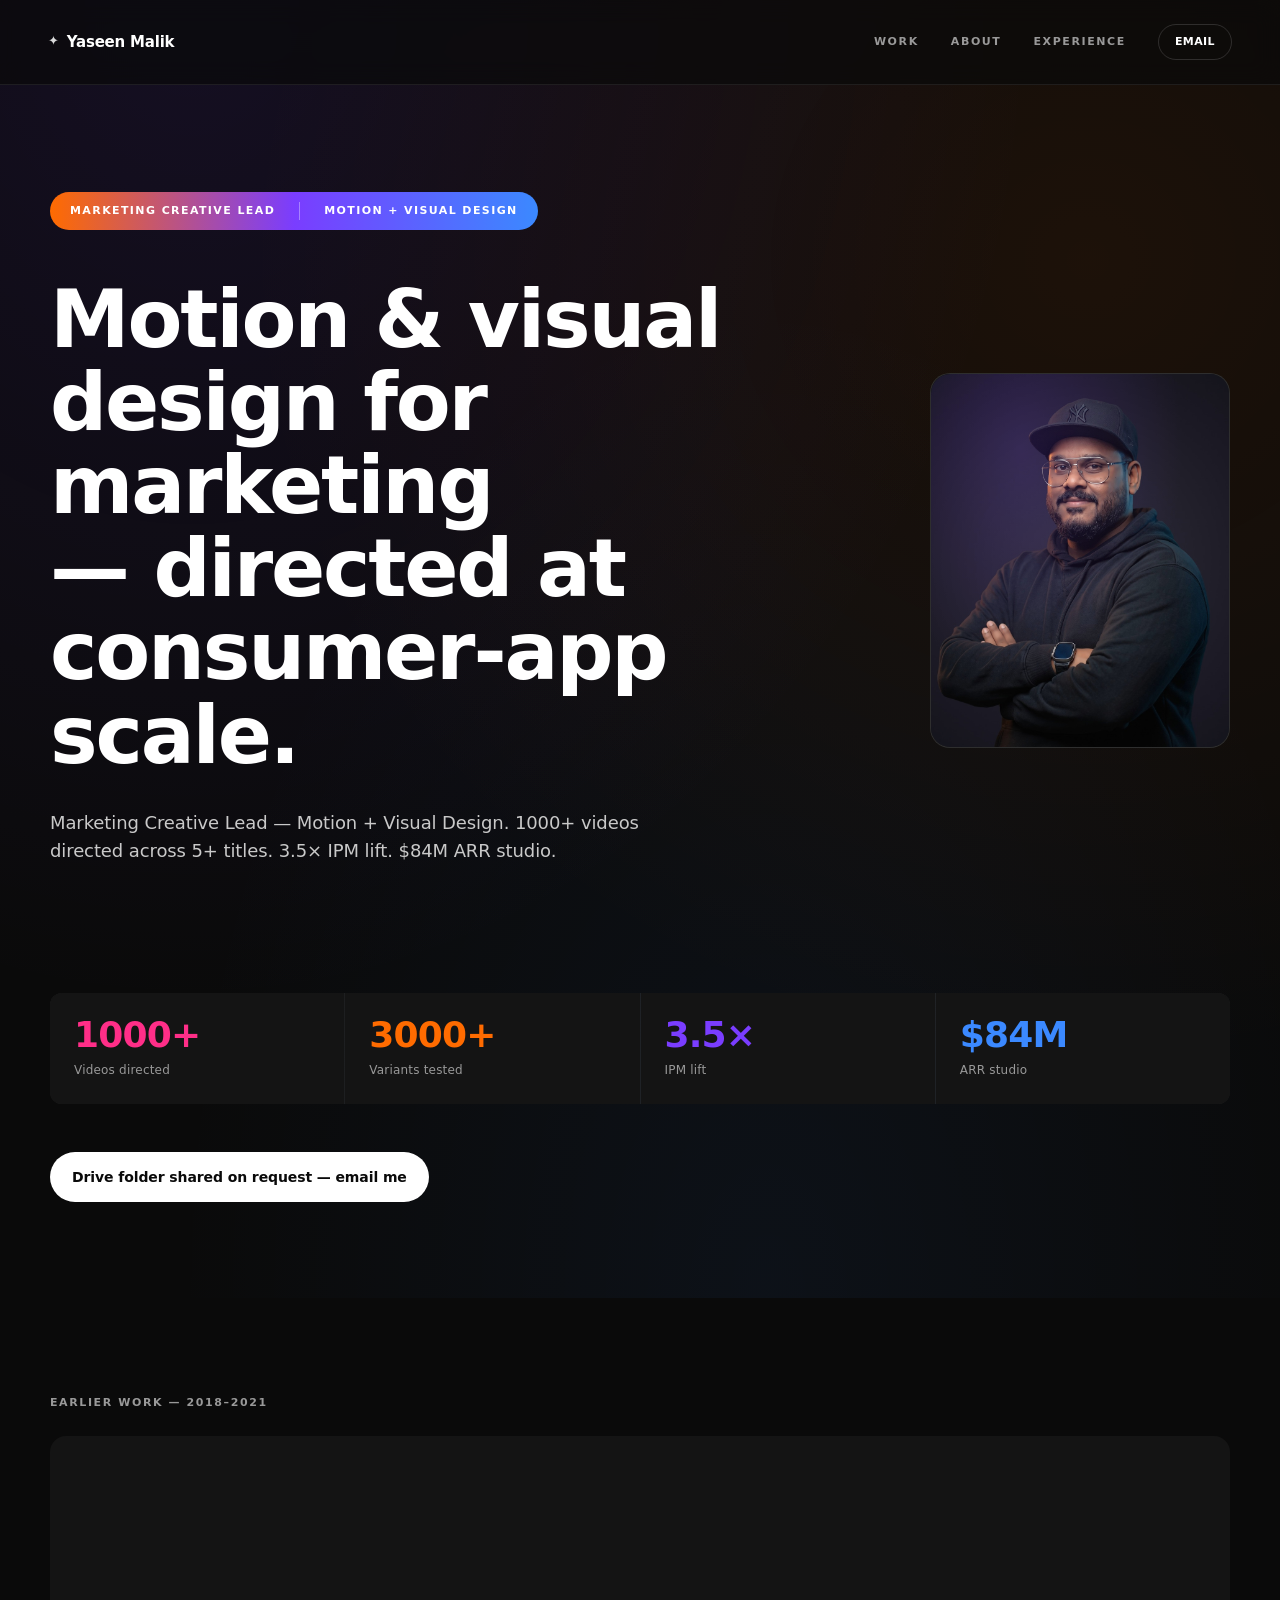
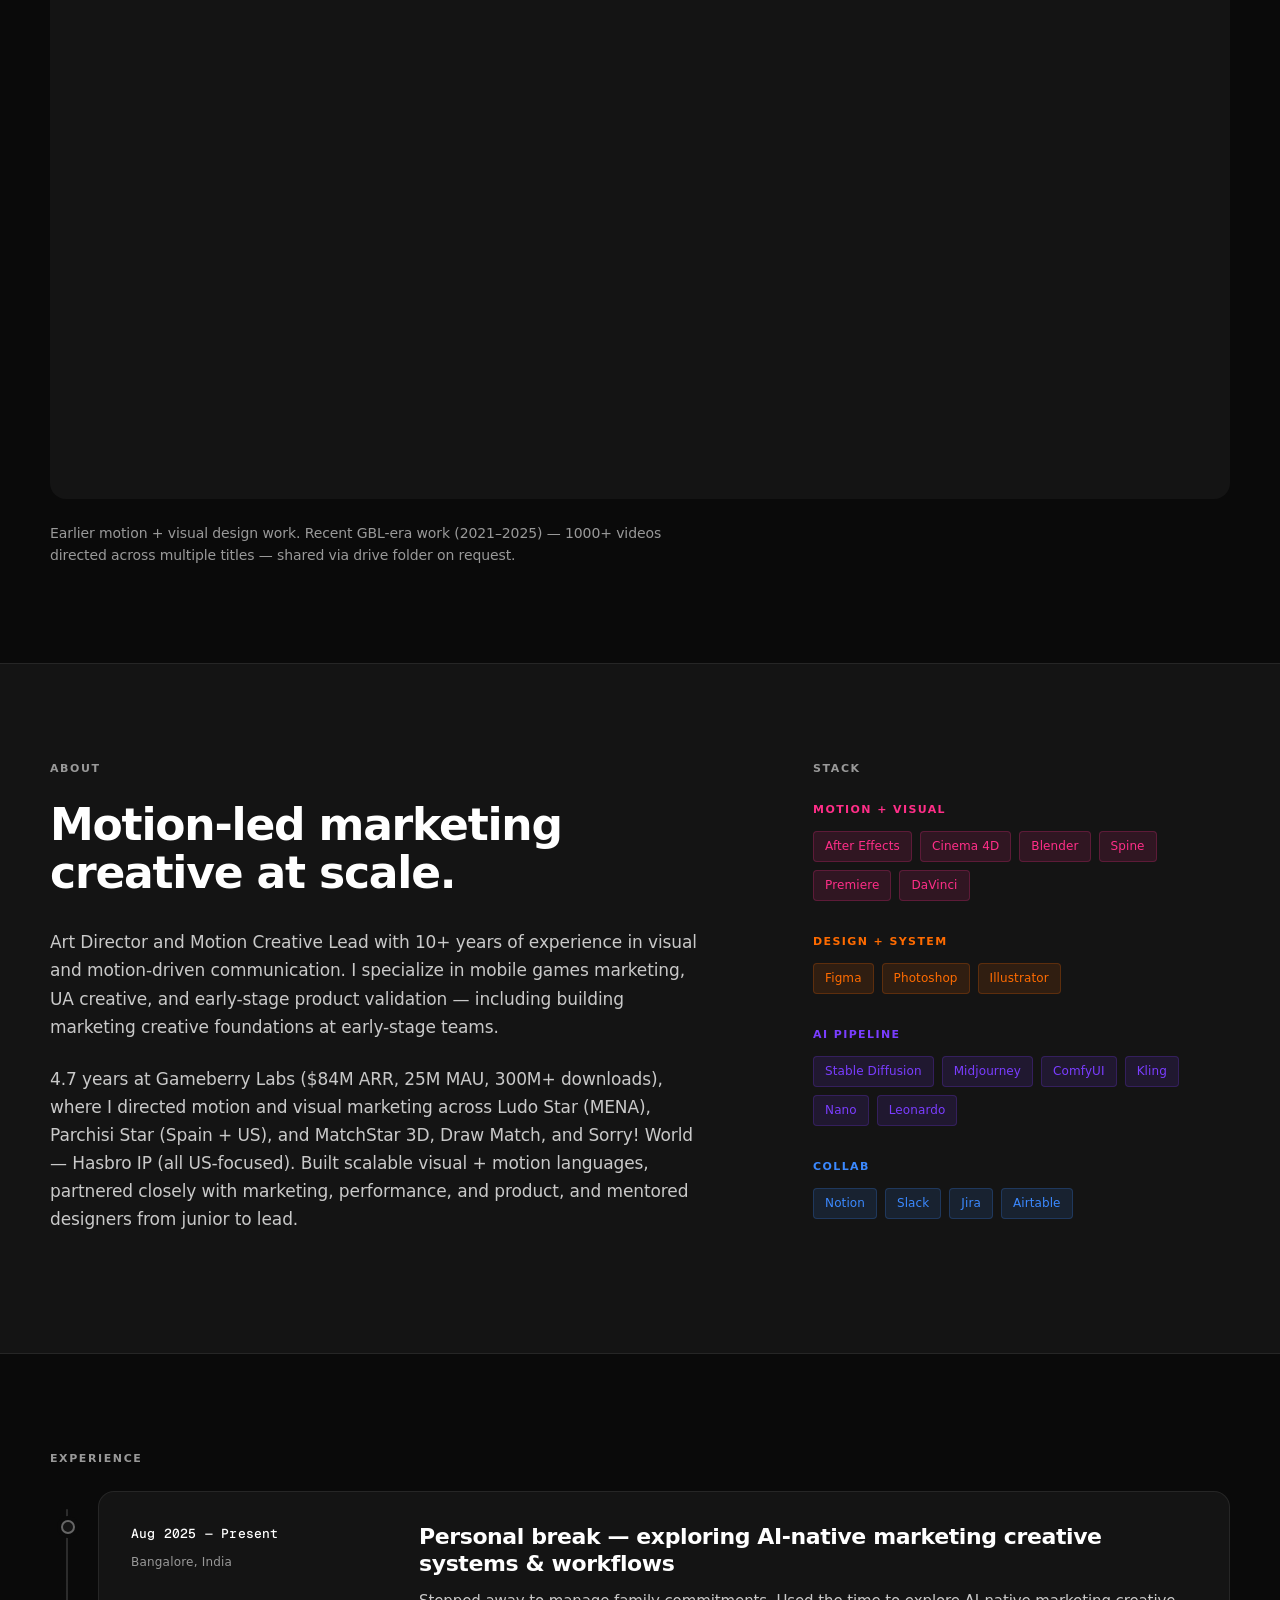
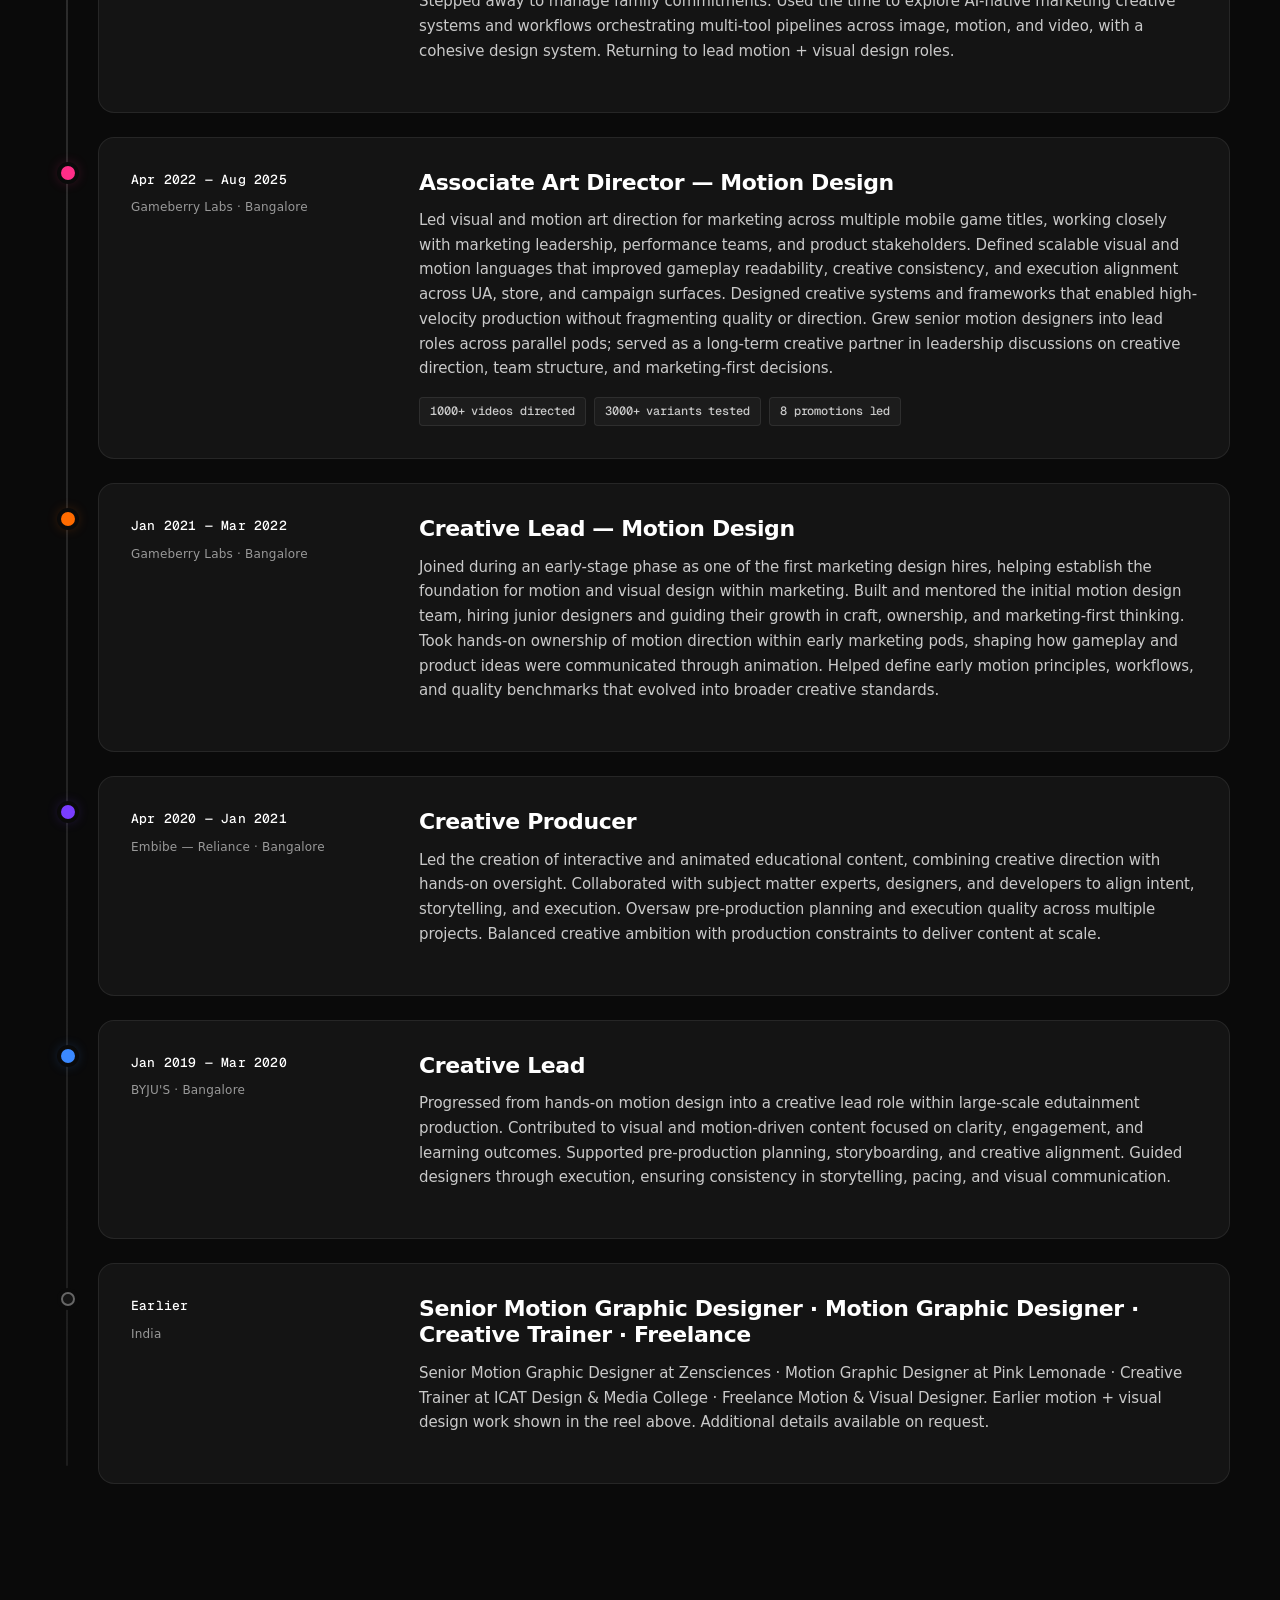
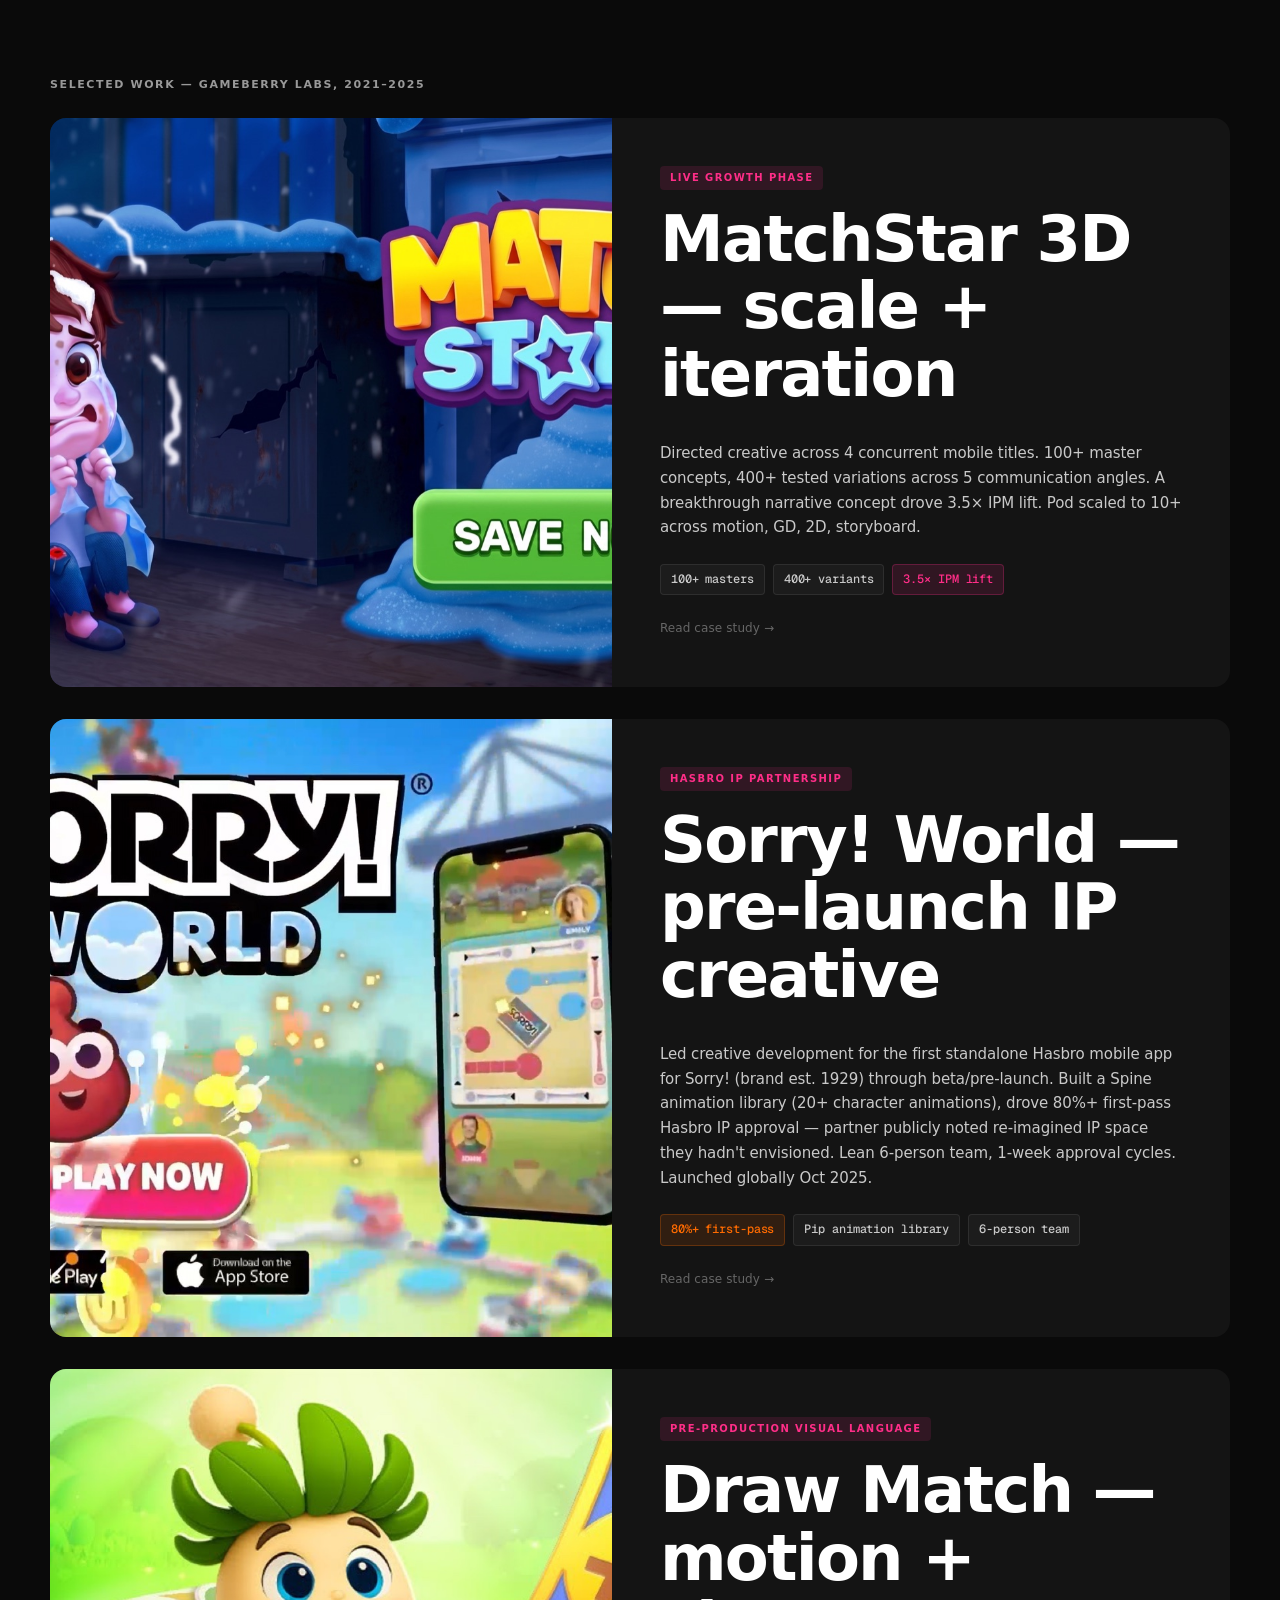
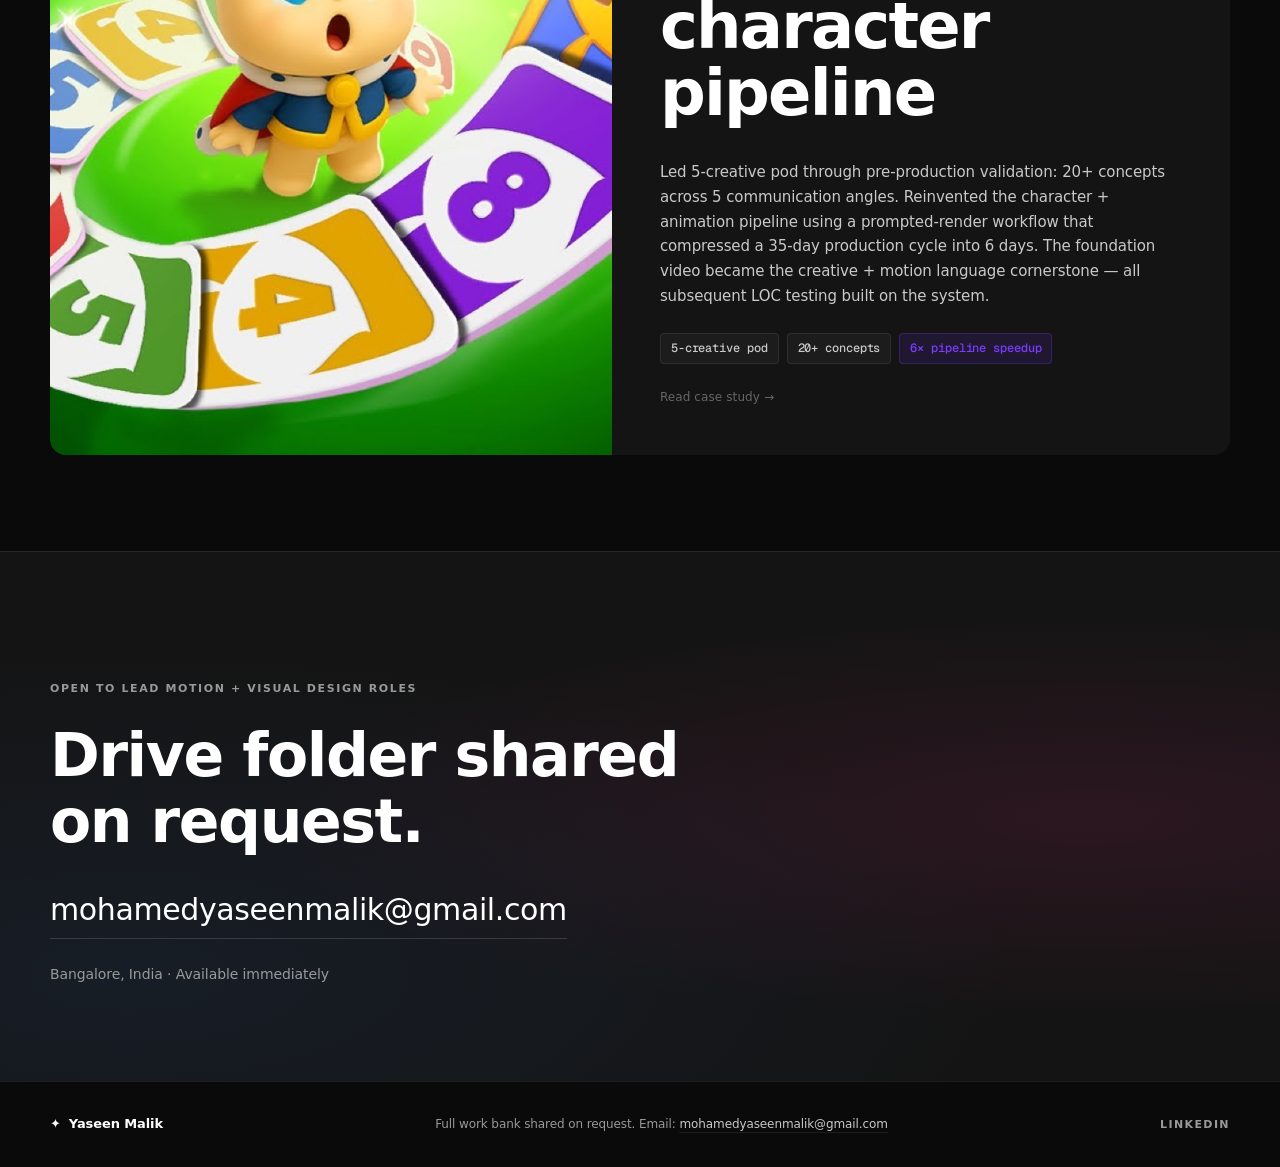
<file: index.html>
<!DOCTYPE html>
<html lang="en">
<head>
  <meta charset="UTF-8" />
  <meta name="viewport" content="width=device-width, initial-scale=1.0" />
  <title>Yaseen Malik — Marketing Creative Lead, Motion + Visual Design</title>
  <meta name="description" content="Marketing Creative Lead — Motion + Visual Design. 1000+ videos directed. 3.5x IPM lift. $84M ARR studio." />

  <!-- Favicon -->
  <link rel="icon" type="image/png" href="assets/images/ym-logo.png" />

  <!-- Link preview -->
  <meta property="og:type" content="website" />
  <meta property="og:url" content="https://yaseenmalik.com/" />
  <meta property="og:title" content="Yaseen Malik — Marketing Creative Lead, Motion + Visual Design" />
  <meta property="og:description" content="1000+ videos directed, 3000+ variants tested. 3.5× IPM lift. Marketing creative across an $84M ARR mobile games studio." />
  <meta property="og:image" content="https://yaseenmalik.com/assets/matchstar.jpg" />
  <meta name="twitter:card" content="summary_large_image" />

  <!-- Fonts -->
  <link rel="preconnect" href="https://api.fontshare.com" />
  <link rel="preconnect" href="https://fonts.googleapis.com" />
  <link rel="preconnect" href="https://fonts.gstatic.com" crossorigin />
  <link href="https://api.fontshare.com/v2/css?f[]=general-sans@500,600,700&f[]=satoshi@300,400,500,600,700&display=swap" rel="stylesheet" />
  <link href="https://fonts.googleapis.com/css2?family=Geist+Mono:wght@400;500&display=swap" rel="stylesheet" />

  <link rel="stylesheet" href="style.css" />
</head>
<body>

  <!-- ============ NAV ============ -->
  <nav class="nav">
    <div class="nav-brand">
      <span class="brand-mark">✦</span>
      <span class="brand-name">Yaseen Malik</span>
    </div>
    <div class="nav-links">
      <a href="#work" class="nav-link">Work</a>
      <a href="#about" class="nav-link">About</a>
      <a href="#experience" class="nav-link">Experience</a>
      <a href="mailto:mohamedyaseenmalik@gmail.com" class="nav-link nav-link-cta">Email</a>
    </div>
  </nav>

  <!-- ============ HERO ============ -->
  <section class="hero">
    <div class="hero-inner">

      <div class="hero-grid">

        <div class="hero-text">

          <div class="hero-eyebrow">
            <div class="pill-brand-tag">
              <span>Marketing Creative Lead</span>
              <span>Motion + Visual Design</span>
            </div>
          </div>

          <h1 class="hero-title">
            Motion &amp; visual design for marketing<br/>
            — directed at consumer-app scale.
          </h1>

          <p class="hero-body">
            Marketing Creative Lead — Motion + Visual Design. 1000+ videos directed
            across 5+ titles. 3.5× IPM lift. $84M ARR studio.
          </p>

        </div>

        <div class="hero-portrait">
          <img src="assets/portrait.jpg" alt="Yaseen Malik" loading="eager" />
        </div>

      </div>

      <div class="hero-stat-bar">
        <div class="stat">
          <div class="stat-num stat-pink">1000+</div>
          <div class="stat-label">Videos directed</div>
        </div>
        <div class="stat">
          <div class="stat-num stat-orange">3000+</div>
          <div class="stat-label">Variants tested</div>
        </div>
        <div class="stat">
          <div class="stat-num stat-purple">3.5×</div>
          <div class="stat-label">IPM lift</div>
        </div>
        <div class="stat">
          <div class="stat-num stat-blue">$84M</div>
          <div class="stat-label">ARR studio</div>
        </div>
      </div>

      <div class="hero-cta">
        <a href="mailto:mohamedyaseenmalik@gmail.com" class="btn-primary">
          Drive folder shared on request — email me
        </a>
      </div>

    </div>
  </section>

  <!-- ============ REEL ============ -->
  <section class="reel" id="work">
    <div class="reel-inner">

      <div class="section-eyebrow">Earlier Work — 2018–2021</div>

      <div class="reel-frame">
        <iframe src="https://player.vimeo.com/video/426075031?title=0&byline=0&portrait=0"
                width="100%" height="100%" frameborder="0"
                allow="autoplay; fullscreen; picture-in-picture"
                allowfullscreen></iframe>
      </div>

      <p class="reel-caption">
        Earlier motion + visual design work.
        Recent GBL-era work (2021–2025) — 1000+ videos directed across multiple titles — shared via drive folder on request.
      </p>

    </div>
  </section>

  <!-- ============ ABOUT ============ -->
  <section class="about" id="about">
    <div class="about-inner">

      <div class="about-col-lead">
        <div class="section-eyebrow">About</div>
        <h2 class="section-title">
          Motion-led marketing creative at scale.
        </h2>
        <p class="about-body">
          Art Director and Motion Creative Lead with 10+ years of experience in
          visual and motion-driven communication. I specialize in mobile games
          marketing, UA creative, and early-stage product validation —
          including building marketing creative foundations at early-stage teams.
        </p>
        <p class="about-body">
          4.7 years at Gameberry Labs ($84M ARR, 25M MAU, 300M+ downloads),
          where I directed motion and visual marketing across Ludo Star (MENA),
          Parchisi Star (Spain + US), and MatchStar 3D, Draw Match, and Sorry!
          World — Hasbro IP (all US-focused). Built scalable visual + motion
          languages, partnered closely with marketing, performance, and product,
          and mentored designers from junior to lead.
        </p>
      </div>

      <div class="about-col-stack">
        <div class="section-eyebrow">Stack</div>

        <div class="tag-group">
          <div class="tag-group-label tag-group-label-pink">Motion + Visual</div>
          <div class="tags">
            <span class="tag tag-pink">After Effects</span>
            <span class="tag tag-pink">Cinema 4D</span>
            <span class="tag tag-pink">Blender</span>
            <span class="tag tag-pink">Spine</span>
            <span class="tag tag-pink">Premiere</span>
            <span class="tag tag-pink">DaVinci</span>
          </div>
        </div>

        <div class="tag-group">
          <div class="tag-group-label tag-group-label-orange">Design + System</div>
          <div class="tags">
            <span class="tag tag-orange">Figma</span>
            <span class="tag tag-orange">Photoshop</span>
            <span class="tag tag-orange">Illustrator</span>
          </div>
        </div>

        <div class="tag-group">
          <div class="tag-group-label tag-group-label-purple">AI Pipeline</div>
          <div class="tags">
            <span class="tag tag-purple">Stable Diffusion</span>
            <span class="tag tag-purple">Midjourney</span>
            <span class="tag tag-purple">ComfyUI</span>
            <span class="tag tag-purple">Kling</span>
            <span class="tag tag-purple">Nano</span>
            <span class="tag tag-purple">Leonardo</span>
          </div>
        </div>

        <div class="tag-group">
          <div class="tag-group-label tag-group-label-blue">Collab</div>
          <div class="tags">
            <span class="tag tag-blue">Notion</span>
            <span class="tag tag-blue">Slack</span>
            <span class="tag tag-blue">Jira</span>
            <span class="tag tag-blue">Airtable</span>
          </div>
        </div>
      </div>

    </div>
  </section>

  <!-- ============ EXPERIENCE ============ -->
  <section class="experience" id="experience">
    <div class="experience-inner">

      <div class="section-eyebrow">Experience</div>

      <div class="experience-list">

        <article class="exp-item">
          <div class="exp-meta">
            <div class="exp-year">Aug 2025 — Present</div>
            <div class="exp-loc">Bangalore, India</div>
          </div>
          <div class="exp-body">
            <h3 class="exp-role">Personal break — exploring AI-native marketing creative systems &amp; workflows</h3>
            <p class="exp-text">
              Stepped away to manage family commitments. Used the time to explore
              AI-native marketing creative systems and workflows orchestrating multi-tool pipelines across image,
              motion, and video, with a cohesive design system. Returning to lead motion + visual design roles.
            </p>
          </div>
        </article>

        <article class="exp-item exp-accent-pink">
          <div class="exp-meta">
            <div class="exp-year">Apr 2022 — Aug 2025</div>
            <div class="exp-loc">Gameberry Labs · Bangalore</div>
          </div>
          <div class="exp-body">
            <h3 class="exp-role">Associate Art Director — Motion Design</h3>
            <p class="exp-text">
              Led visual and motion art direction for marketing across multiple
              mobile game titles, working closely with marketing leadership,
              performance teams, and product stakeholders. Defined scalable visual
              and motion languages that improved gameplay readability, creative
              consistency, and execution alignment across UA, store, and campaign
              surfaces. Designed creative systems and frameworks that enabled
              high-velocity production without fragmenting quality or direction.
              Grew senior motion designers into lead roles across parallel pods;
              served as a long-term creative partner in leadership discussions on
              creative direction, team structure, and marketing-first decisions.
            </p>
            <div class="exp-tags">
              <span class="exp-tag">1000+ videos directed</span>
              <span class="exp-tag">3000+ variants tested</span>
              <span class="exp-tag">8 promotions led</span>
            </div>
          </div>
        </article>

        <article class="exp-item exp-accent-orange">
          <div class="exp-meta">
            <div class="exp-year">Jan 2021 — Mar 2022</div>
            <div class="exp-loc">Gameberry Labs · Bangalore</div>
          </div>
          <div class="exp-body">
            <h3 class="exp-role">Creative Lead — Motion Design</h3>
            <p class="exp-text">
              Joined during an early-stage phase as one of the first marketing
              design hires, helping establish the foundation for motion and visual
              design within marketing. Built and mentored the initial motion design
              team, hiring junior designers and guiding their growth in craft,
              ownership, and marketing-first thinking. Took hands-on ownership of
              motion direction within early marketing pods, shaping how gameplay
              and product ideas were communicated through animation. Helped define
              early motion principles, workflows, and quality benchmarks that
              evolved into broader creative standards.
            </p>
          </div>
        </article>

        <article class="exp-item exp-accent-purple">
          <div class="exp-meta">
            <div class="exp-year">Apr 2020 — Jan 2021</div>
            <div class="exp-loc">Embibe — Reliance · Bangalore</div>
          </div>
          <div class="exp-body">
            <h3 class="exp-role">Creative Producer</h3>
            <p class="exp-text">
              Led the creation of interactive and animated educational content,
              combining creative direction with hands-on oversight. Collaborated
              with subject matter experts, designers, and developers to align
              intent, storytelling, and execution. Oversaw pre-production planning
              and execution quality across multiple projects. Balanced creative
              ambition with production constraints to deliver content at scale.
            </p>
          </div>
        </article>

        <article class="exp-item exp-accent-blue">
          <div class="exp-meta">
            <div class="exp-year">Jan 2019 — Mar 2020</div>
            <div class="exp-loc">BYJU'S · Bangalore</div>
          </div>
          <div class="exp-body">
            <h3 class="exp-role">Creative Lead</h3>
            <p class="exp-text">
              Progressed from hands-on motion design into a creative lead role
              within large-scale edutainment production. Contributed to visual and
              motion-driven content focused on clarity, engagement, and learning
              outcomes. Supported pre-production planning, storyboarding, and
              creative alignment. Guided designers through execution, ensuring
              consistency in storytelling, pacing, and visual communication.
            </p>
          </div>
        </article>

        <article class="exp-item">
          <div class="exp-meta">
            <div class="exp-year">Earlier</div>
            <div class="exp-loc">India</div>
          </div>
          <div class="exp-body">
            <h3 class="exp-role">Senior Motion Graphic Designer · Motion Graphic Designer · Creative Trainer · Freelance</h3>
            <p class="exp-text">
              Senior Motion Graphic Designer at Zensciences · Motion Graphic
              Designer at Pink Lemonade · Creative Trainer at ICAT Design &amp; Media
              College · Freelance Motion &amp; Visual Designer. Earlier motion +
              visual design work shown in the reel above. Additional details
              available on request.
            </p>
          </div>
        </article>

      </div>
    </div>
  </section>

  <!-- ============ CASE STUDIES ============ -->
  <section class="cases" id="cases">
    <div class="cases-inner">

      <div class="section-eyebrow">Selected Work — Gameberry Labs, 2021–2025</div>

      <div class="case-grid">

        <!-- Case 1 -->
        <a href="case/matchstar.html" class="case-card-link">
        <article class="case-card">
          <div class="case-image">
            <img src="assets/matchstar.jpg" alt="MatchStar 3D — UA creative direction" loading="lazy" />
          </div>
          <div class="case-body">
            <div class="case-tag">Live Growth Phase</div>
            <h3 class="case-title">MatchStar 3D — scale + iteration</h3>
            <p class="case-text">
              Directed creative across 4 concurrent mobile titles. 100+ master concepts,
              400+ tested variations across 5 communication angles. A breakthrough narrative
              concept drove 3.5× IPM lift. Pod scaled to 10+ across motion, GD, 2D, storyboard.
            </p>
            <div class="case-stats">
              <span class="case-stat">100+ masters</span>
              <span class="case-stat">400+ variants</span>
              <span class="case-stat case-stat-pink">3.5× IPM lift</span>
            </div>
            <div class="case-footer">Read case study →</div>
          </div>
        </article>
        </a>

        <!-- Case 2 -->
        <a href="case/sorry.html" class="case-card-link">
        <article class="case-card">
          <div class="case-image">
            <img src="assets/sorry.jpg" alt="Sorry! World — Hasbro IP pre-launch creative" loading="lazy" />
          </div>
          <div class="case-body">
            <div class="case-tag">Hasbro IP Partnership</div>
            <h3 class="case-title">Sorry! World — pre-launch IP creative</h3>
            <p class="case-text">
              Led creative development for the first standalone Hasbro mobile app for Sorry!
              (brand est. 1929) through beta/pre-launch. Built a Spine animation library
              (20+ character animations), drove 80%+ first-pass Hasbro IP approval —
              partner publicly noted re-imagined IP space they hadn't envisioned. Lean
              6-person team, 1-week approval cycles. Launched globally Oct 2025.
            </p>
            <div class="case-stats">
              <span class="case-stat case-stat-orange">80%+ first-pass</span>
              <span class="case-stat">Pip animation library</span>
              <span class="case-stat">6-person team</span>
            </div>
            <div class="case-footer">Read case study →</div>
          </div>
        </article>
        </a>

        <!-- Case 3 -->
        <a href="case/drawmatch.html" class="case-card-link">
        <article class="case-card">
          <div class="case-image">
            <img src="assets/drawmatch.jpg" alt="Draw Match — motion + character pipeline" loading="lazy" />
          </div>
          <div class="case-body">
            <div class="case-tag">Pre-Production Visual Language</div>
            <h3 class="case-title">Draw Match — motion + character pipeline</h3>
            <p class="case-text">
              Led 5-creative pod through pre-production validation: 20+ concepts across 5
              communication angles. Reinvented the character + animation pipeline using a
              prompted-render workflow that compressed a 35-day production cycle into 6 days.
              The foundation video became the creative + motion language cornerstone — all
              subsequent LOC testing built on the system.
            </p>
            <div class="case-stats">
              <span class="case-stat">5-creative pod</span>
              <span class="case-stat">20+ concepts</span>
              <span class="case-stat case-stat-purple">6× pipeline speedup</span>
            </div>
            <div class="case-footer">Read case study →</div>
          </div>
        </article>
        </a>

      </div>
    </div>
  </section>

  <!-- ============ CONTACT ============ -->
  <section class="contact" id="contact">
    <div class="contact-inner">

      <div class="contact-eyebrow">Open to lead motion + visual design roles</div>

      <h2 class="contact-title">
        Drive folder shared on request.
      </h2>

      <a href="mailto:mohamedyaseenmalik@gmail.com" class="contact-email">
        mohamedyaseenmalik@gmail.com
      </a>

      <div class="contact-meta">
        Bangalore, India · Available immediately
      </div>
    </div>
  </section>

  <!-- ============ FOOTER ============ -->
  <footer class="footer">
    <div class="footer-inner">
      <div class="footer-mark">
        <span>✦</span>
        <span>Yaseen Malik</span>
      </div>
      <div class="footer-meta">
        Full work bank shared on request. Email: <a href="mailto:mohamedyaseenmalik@gmail.com">mohamedyaseenmalik@gmail.com</a>
      </div>
      <div class="footer-links">
        <a href="https://linkedin.com/in/mohamedyaseenmalik" target="_blank" rel="noopener">LinkedIn</a>
      </div>
    </div>
  </footer>

</body>
</html>
</file>
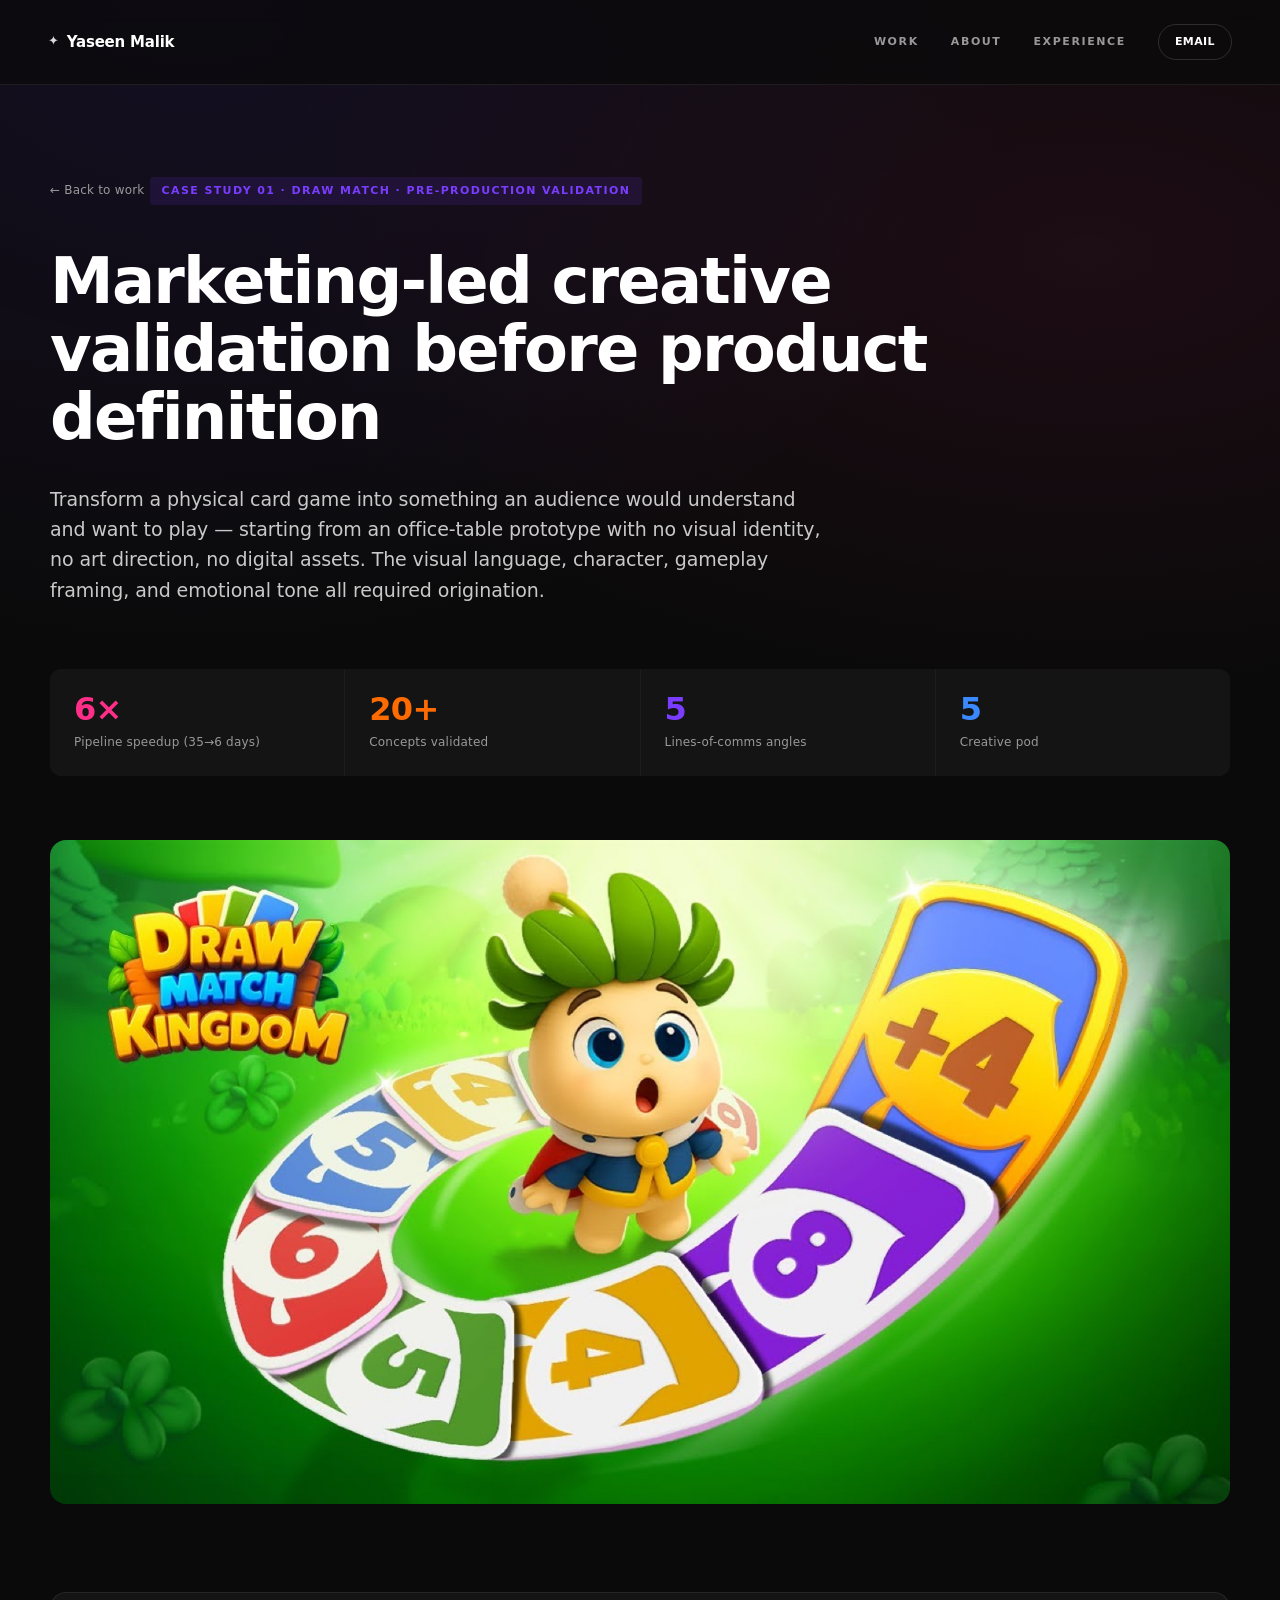
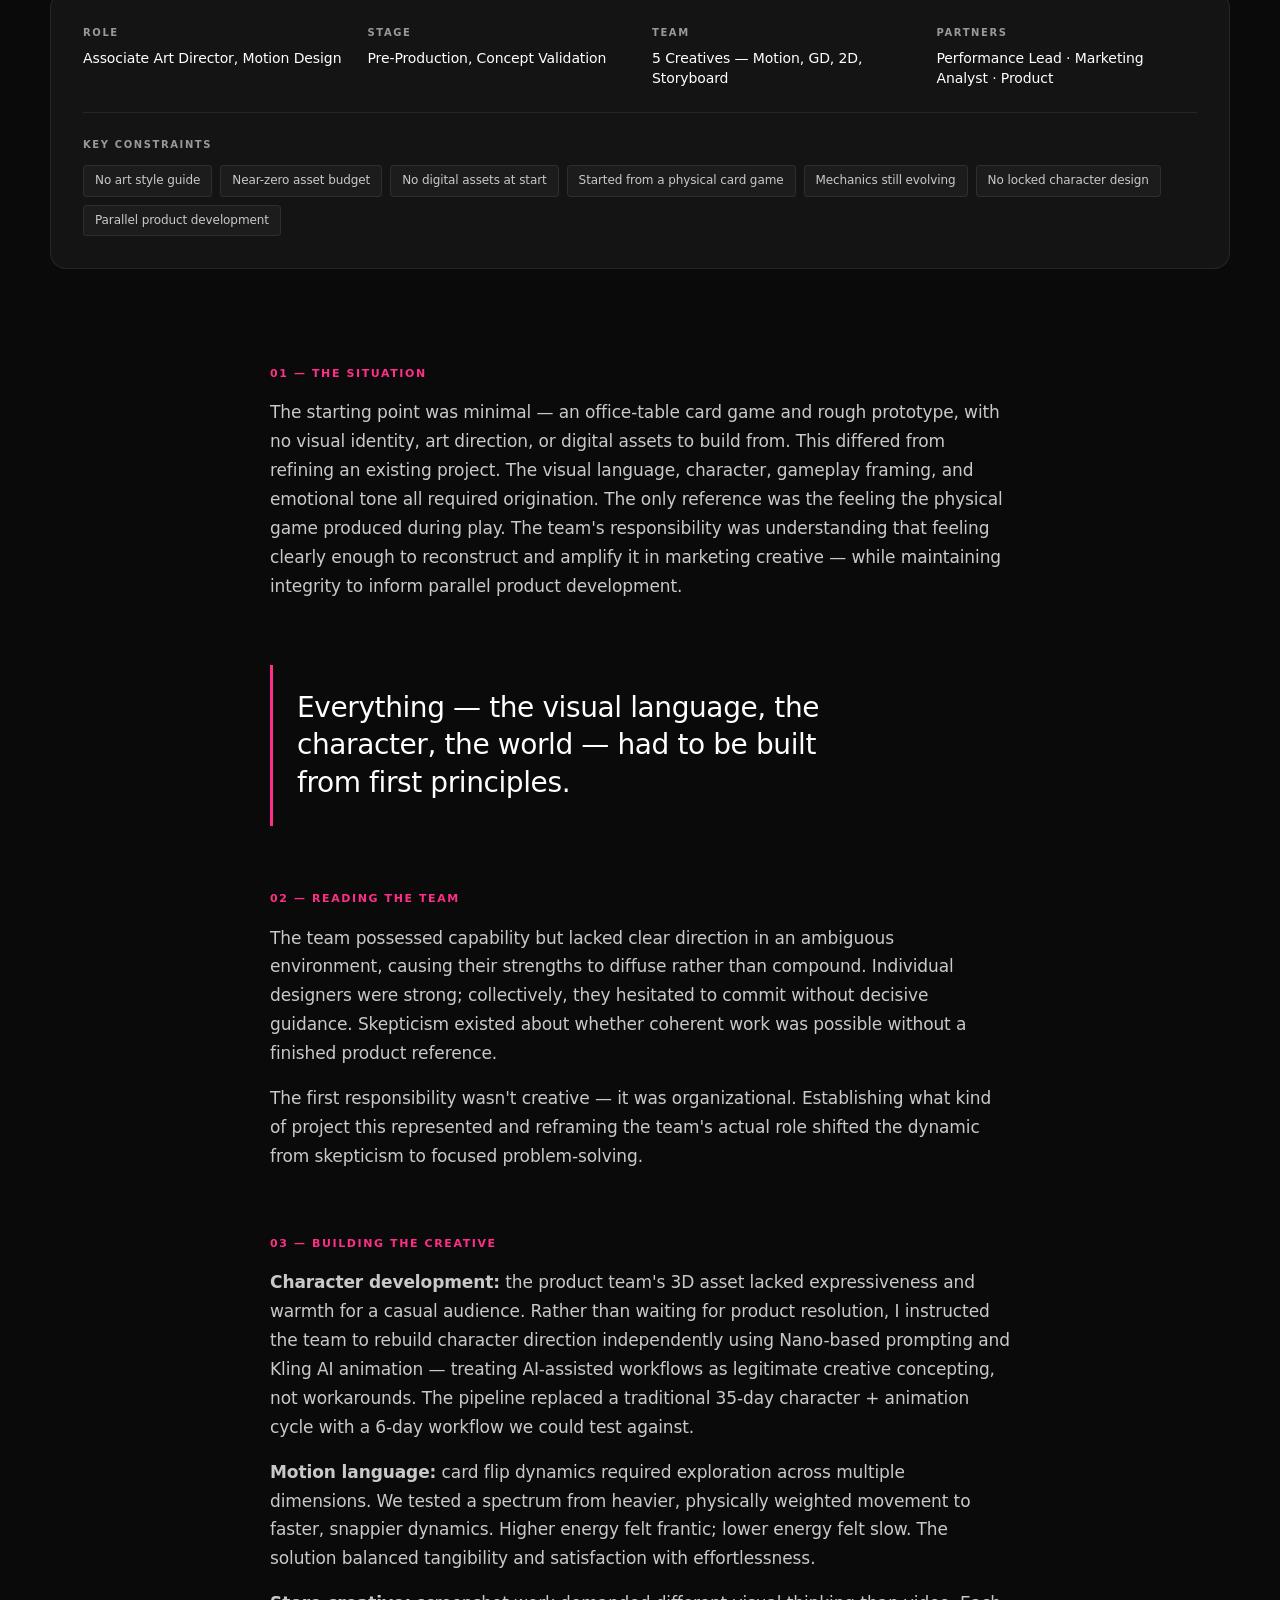
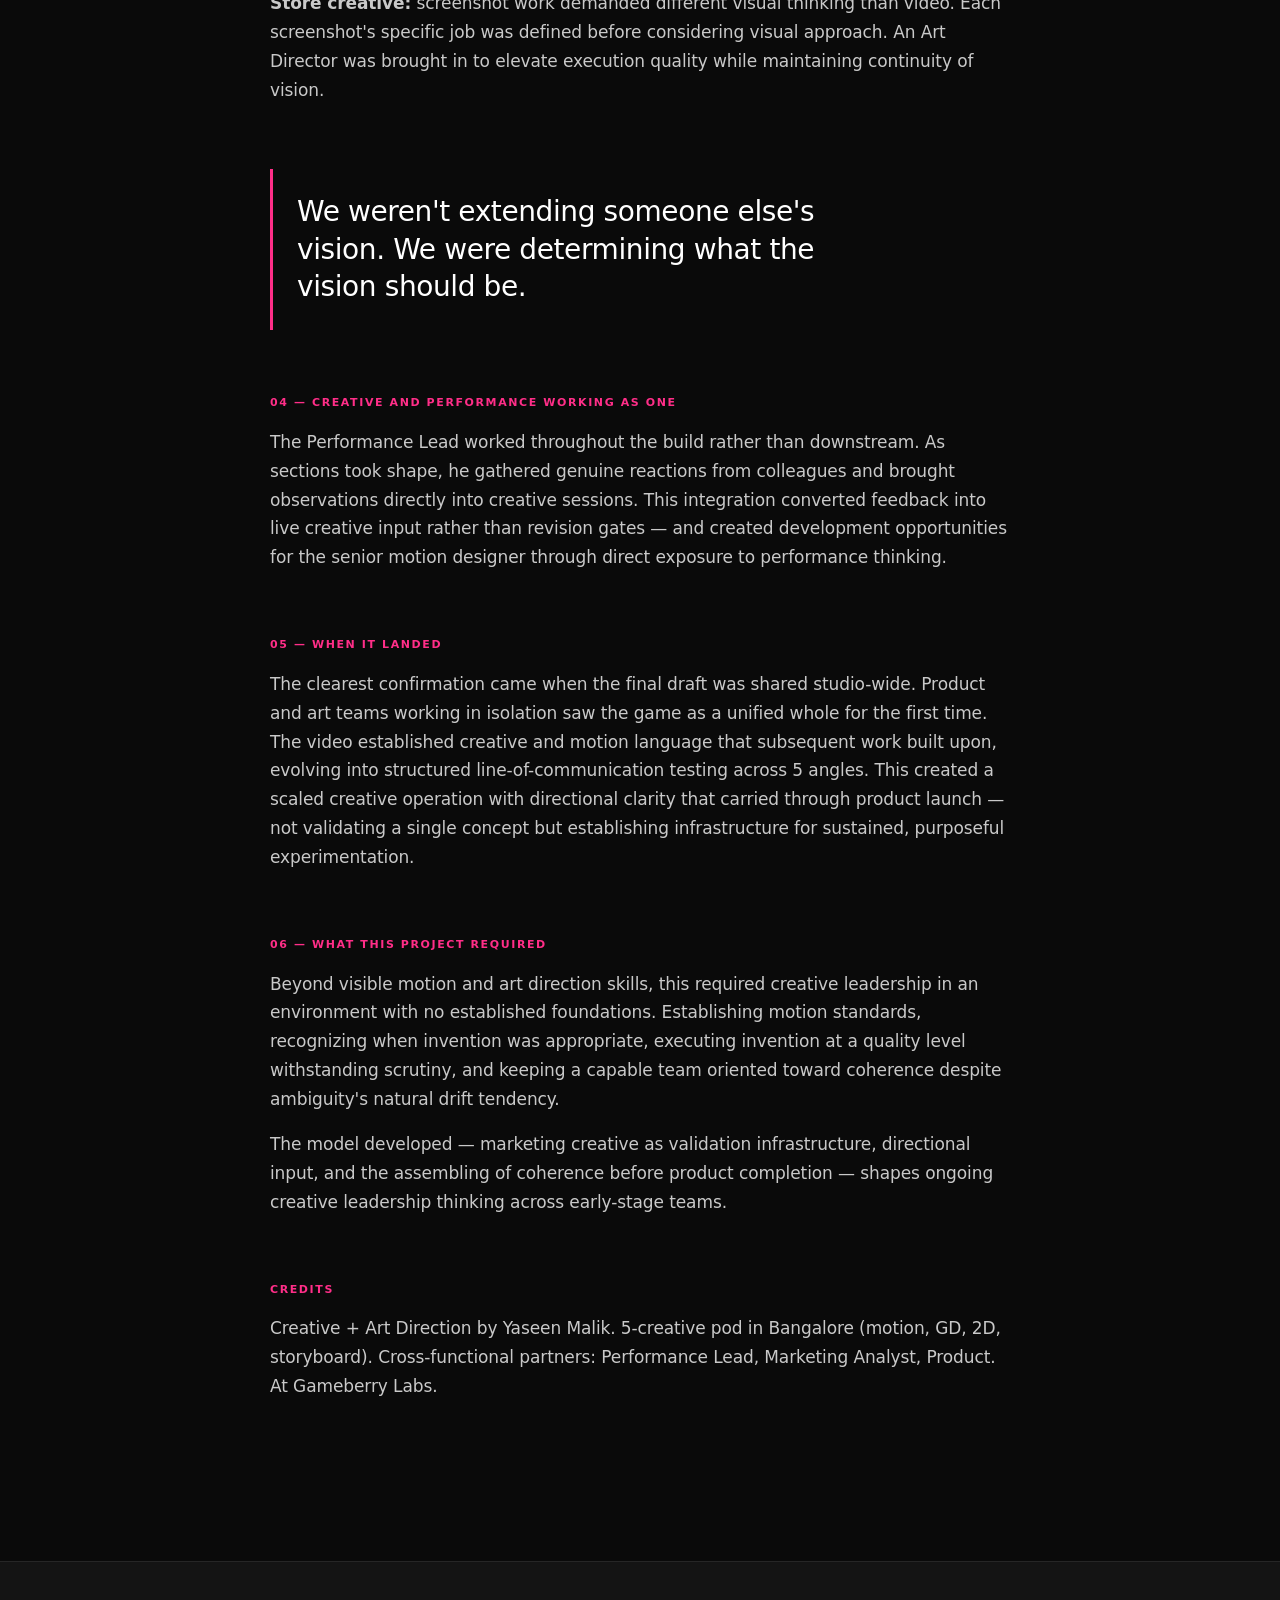
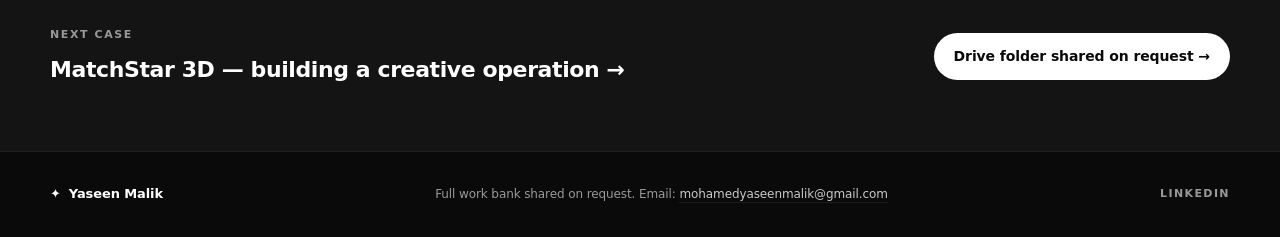
<file: case/drawmatch.html>
<!DOCTYPE html>
<html lang="en">
<head>
  <meta charset="UTF-8" />
  <meta name="viewport" content="width=device-width, initial-scale=1.0" />
  <title>Draw Match — Marketing-Led Creative Validation · Yaseen Malik</title>
  <meta name="description" content="Case study: Draw Match — building marketing creative from first principles before product existed, with a 5-creative pod under near-zero asset budget." />

  <link rel="icon" type="image/png" href="../assets/images/ym-logo.png" />
  <meta property="og:type" content="article" />
  <meta property="og:url" content="https://yaseenmalik.com/case/drawmatch.html" />
  <meta property="og:title" content="Draw Match — Marketing-Led Creative Validation · Yaseen Malik" />
  <meta property="og:description" content="Marketing creative built before the product existed. 20+ concepts across 5 angles, ~6× pipeline speedup (35 days → 6) via an AI-rebuilt character workflow." />
  <meta property="og:image" content="https://yaseenmalik.com/assets/drawmatch.jpg" />
  <meta name="twitter:card" content="summary_large_image" />

  <link rel="preconnect" href="https://api.fontshare.com" />
  <link rel="preconnect" href="https://fonts.googleapis.com" />
  <link rel="preconnect" href="https://fonts.gstatic.com" crossorigin />
  <link href="https://api.fontshare.com/v2/css?f[]=general-sans@500,600,700&f[]=satoshi@300,400,500,600,700&display=swap" rel="stylesheet" />
  <link href="https://fonts.googleapis.com/css2?family=Geist+Mono:wght@400;500&display=swap" rel="stylesheet" />

  <link rel="stylesheet" href="../style.css" />
</head>
<body class="case-page">

  <!-- ============ NAV ============ -->
  <nav class="nav">
    <a href="../index.html" class="nav-brand">
      <span class="brand-mark">✦</span>
      <span class="brand-name">Yaseen Malik</span>
    </a>
    <div class="nav-links">
      <a href="../index.html#work" class="nav-link">Work</a>
      <a href="../index.html#about" class="nav-link">About</a>
      <a href="../index.html#experience" class="nav-link">Experience</a>
      <a href="mailto:mohamedyaseenmalik@gmail.com" class="nav-link nav-link-cta">Email</a>
    </div>
  </nav>

  <!-- ============ CASE HERO ============ -->
  <section class="case-hero">
    <div class="case-hero-inner">

      <a href="../index.html#cases" class="case-back-link">← Back to work</a>

      <div class="case-eyebrow tag-purple">Case Study 01 · Draw Match · Pre-Production Validation</div>

      <h1 class="case-title">
        Marketing-led creative validation before product definition
      </h1>

      <p class="case-lede">
        Transform a physical card game into something an audience would understand and
        want to play — starting from an office-table prototype with no visual identity,
        no art direction, no digital assets. The visual language, character, gameplay
        framing, and emotional tone all required origination.
      </p>

      <div class="case-stat-bar">
        <div class="case-stat-tile">
          <div class="case-stat-num case-stat-pink">6×</div>
          <div class="case-stat-label">Pipeline speedup (35→6 days)</div>
        </div>
        <div class="case-stat-tile">
          <div class="case-stat-num case-stat-orange">20+</div>
          <div class="case-stat-label">Concepts validated</div>
        </div>
        <div class="case-stat-tile">
          <div class="case-stat-num case-stat-purple">5</div>
          <div class="case-stat-label">Lines-of-comms angles</div>
        </div>
        <div class="case-stat-tile">
          <div class="case-stat-num case-stat-blue">5</div>
          <div class="case-stat-label">Creative pod</div>
        </div>
      </div>

    </div>
  </section>

  <!-- ============ CASE HERO IMAGE ============ -->
  <section class="case-image-full">
    <div class="case-image-frame">
      <img src="../assets/drawmatch.jpg" alt="Draw Match — pre-production marketing creative" />
    </div>
  </section>

  <!-- ============ PROJECT DETAILS ============ -->
  <section class="case-details">
    <div class="case-details-inner">
      <div class="case-details-grid">
        <div class="case-detail">
          <div class="case-detail-label">Role</div>
          <div class="case-detail-value">Associate Art Director, Motion Design</div>
        </div>
        <div class="case-detail">
          <div class="case-detail-label">Stage</div>
          <div class="case-detail-value">Pre-Production, Concept Validation</div>
        </div>
        <div class="case-detail">
          <div class="case-detail-label">Team</div>
          <div class="case-detail-value">5 Creatives — Motion, GD, 2D, Storyboard</div>
        </div>
        <div class="case-detail">
          <div class="case-detail-label">Partners</div>
          <div class="case-detail-value">Performance Lead · Marketing Analyst · Product</div>
        </div>
      </div>

      <div class="case-constraints">
        <div class="case-detail-label">Key Constraints</div>
        <div class="case-constraints-list">
          <span class="case-constraint">No art style guide</span>
          <span class="case-constraint">Near-zero asset budget</span>
          <span class="case-constraint">No digital assets at start</span>
          <span class="case-constraint">Started from a physical card game</span>
          <span class="case-constraint">Mechanics still evolving</span>
          <span class="case-constraint">No locked character design</span>
          <span class="case-constraint">Parallel product development</span>
        </div>
      </div>
    </div>
  </section>

  <!-- ============ CASE BODY ============ -->
  <section class="case-body-section">
    <div class="case-body-inner">

      <article class="case-block">
        <div class="case-block-eyebrow">01 — The Situation</div>
        <p class="case-block-text">
          The starting point was minimal — an office-table card game and rough prototype,
          with no visual identity, art direction, or digital assets to build from. This
          differed from refining an existing project. The visual language, character,
          gameplay framing, and emotional tone all required origination. The only reference
          was the feeling the physical game produced during play. The team's responsibility
          was understanding that feeling clearly enough to reconstruct and amplify it in
          marketing creative — while maintaining integrity to inform parallel product
          development.
        </p>
      </article>

      <div class="case-pullquote">
        Everything — the visual language, the character, the world — had to be built
        from first principles.
      </div>

      <article class="case-block">
        <div class="case-block-eyebrow">02 — Reading the Team</div>
        <p class="case-block-text">
          The team possessed capability but lacked clear direction in an ambiguous
          environment, causing their strengths to diffuse rather than compound. Individual
          designers were strong; collectively, they hesitated to commit without decisive
          guidance. Skepticism existed about whether coherent work was possible without a
          finished product reference.
        </p>
        <p class="case-block-text">
          The first responsibility wasn't creative — it was organizational. Establishing
          what kind of project this represented and reframing the team's actual role
          shifted the dynamic from skepticism to focused problem-solving.
        </p>
      </article>

      <article class="case-block">
        <div class="case-block-eyebrow">03 — Building the Creative</div>
        <p class="case-block-text">
          <strong>Character development:</strong> the product team's 3D asset lacked
          expressiveness and warmth for a casual audience. Rather than waiting for product
          resolution, I instructed the team to rebuild character direction independently
          using Nano-based prompting and Kling AI animation — treating AI-assisted
          workflows as legitimate creative concepting, not workarounds. The pipeline
          replaced a traditional 35-day character + animation cycle with a 6-day workflow
          we could test against.
        </p>
        <p class="case-block-text">
          <strong>Motion language:</strong> card flip dynamics required exploration across
          multiple dimensions. We tested a spectrum from heavier, physically weighted
          movement to faster, snappier dynamics. Higher energy felt frantic; lower energy
          felt slow. The solution balanced tangibility and satisfaction with effortlessness.
        </p>
        <p class="case-block-text">
          <strong>Store creative:</strong> screenshot work demanded different visual
          thinking than video. Each screenshot's specific job was defined before
          considering visual approach. An Art Director was brought in to elevate execution
          quality while maintaining continuity of vision.
        </p>
      </article>

      <div class="case-pullquote">
        We weren't extending someone else's vision. We were determining what the vision
        should be.
      </div>

      <article class="case-block">
        <div class="case-block-eyebrow">04 — Creative and Performance Working as One</div>
        <p class="case-block-text">
          The Performance Lead worked throughout the build rather than downstream. As
          sections took shape, he gathered genuine reactions from colleagues and brought
          observations directly into creative sessions. This integration converted feedback
          into live creative input rather than revision gates — and created development
          opportunities for the senior motion designer through direct exposure to
          performance thinking.
        </p>
      </article>

      <article class="case-block">
        <div class="case-block-eyebrow">05 — When It Landed</div>
        <p class="case-block-text">
          The clearest confirmation came when the final draft was shared studio-wide.
          Product and art teams working in isolation saw the game as a unified whole for
          the first time. The video established creative and motion language that
          subsequent work built upon, evolving into structured line-of-communication
          testing across 5 angles. This created a scaled creative operation with
          directional clarity that carried through product launch — not validating a
          single concept but establishing infrastructure for sustained, purposeful
          experimentation.
        </p>
      </article>

      <article class="case-block">
        <div class="case-block-eyebrow">06 — What This Project Required</div>
        <p class="case-block-text">
          Beyond visible motion and art direction skills, this required creative leadership
          in an environment with no established foundations. Establishing motion standards,
          recognizing when invention was appropriate, executing invention at a quality
          level withstanding scrutiny, and keeping a capable team oriented toward coherence
          despite ambiguity's natural drift tendency.
        </p>
        <p class="case-block-text">
          The model developed — marketing creative as validation infrastructure,
          directional input, and the assembling of coherence before product completion —
          shapes ongoing creative leadership thinking across early-stage teams.
        </p>
      </article>

      <article class="case-block case-credits">
        <div class="case-block-eyebrow">Credits</div>
        <p class="case-block-text">
          Creative + Art Direction by Yaseen Malik. 5-creative pod in Bangalore (motion,
          GD, 2D, storyboard). Cross-functional partners: Performance Lead, Marketing
          Analyst, Product. At Gameberry Labs.
        </p>
      </article>

    </div>
  </section>

  <!-- ============ CASE FOOTER NAV ============ -->
  <section class="case-foot">
    <div class="case-foot-inner">
      <a href="matchstar.html" class="case-foot-next">
        <div class="case-foot-label">Next case</div>
        <div class="case-foot-title">MatchStar 3D — building a creative operation →</div>
      </a>
      <a href="../index.html#contact" class="case-foot-cta">
        Drive folder shared on request →
      </a>
    </div>
  </section>

  <!-- ============ FOOTER ============ -->
  <footer class="footer">
    <div class="footer-inner">
      <div class="footer-mark">
        <span>✦</span>
        <span>Yaseen Malik</span>
      </div>
      <div class="footer-meta">
        Full work bank shared on request. Email: <a href="mailto:mohamedyaseenmalik@gmail.com">mohamedyaseenmalik@gmail.com</a>
      </div>
      <div class="footer-links">
        <a href="https://linkedin.com/in/mohamedyaseenmalik" target="_blank" rel="noopener">LinkedIn</a>
      </div>
    </div>
  </footer>

</body>
</html>
</file>
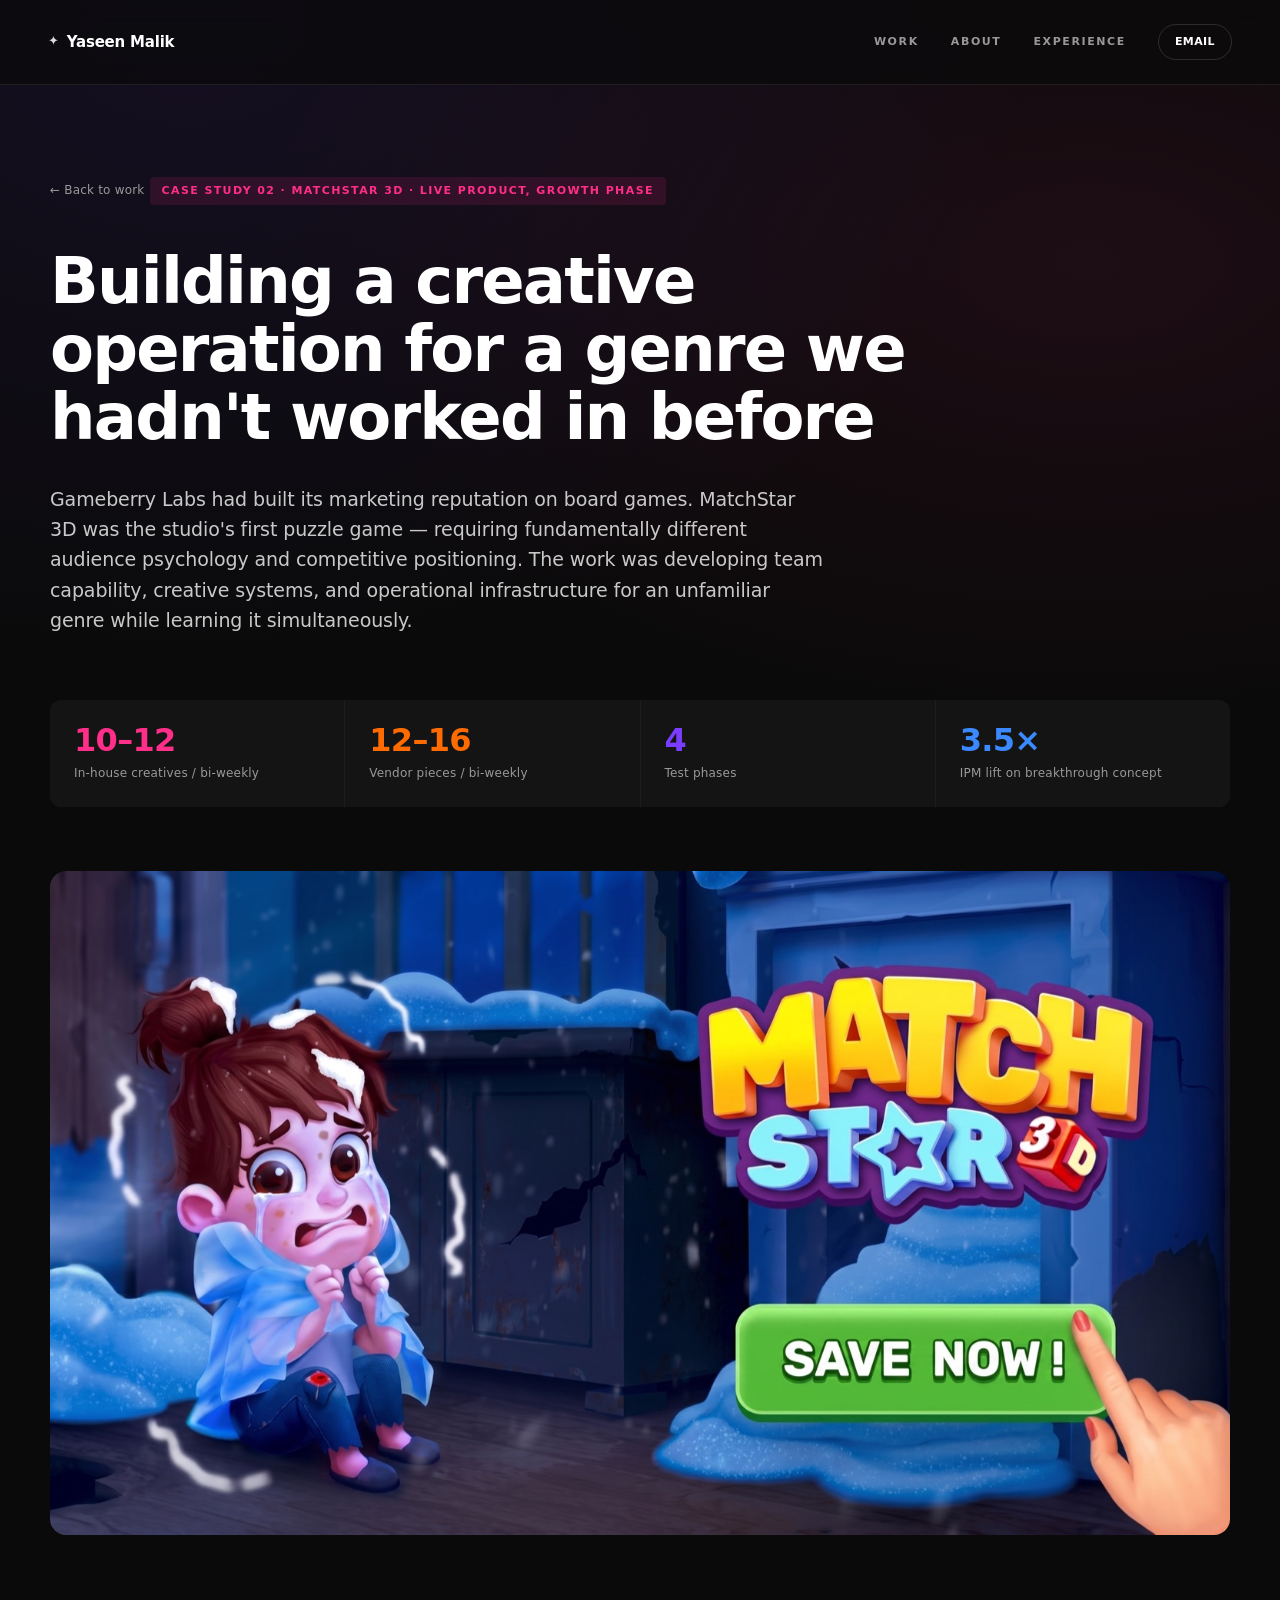
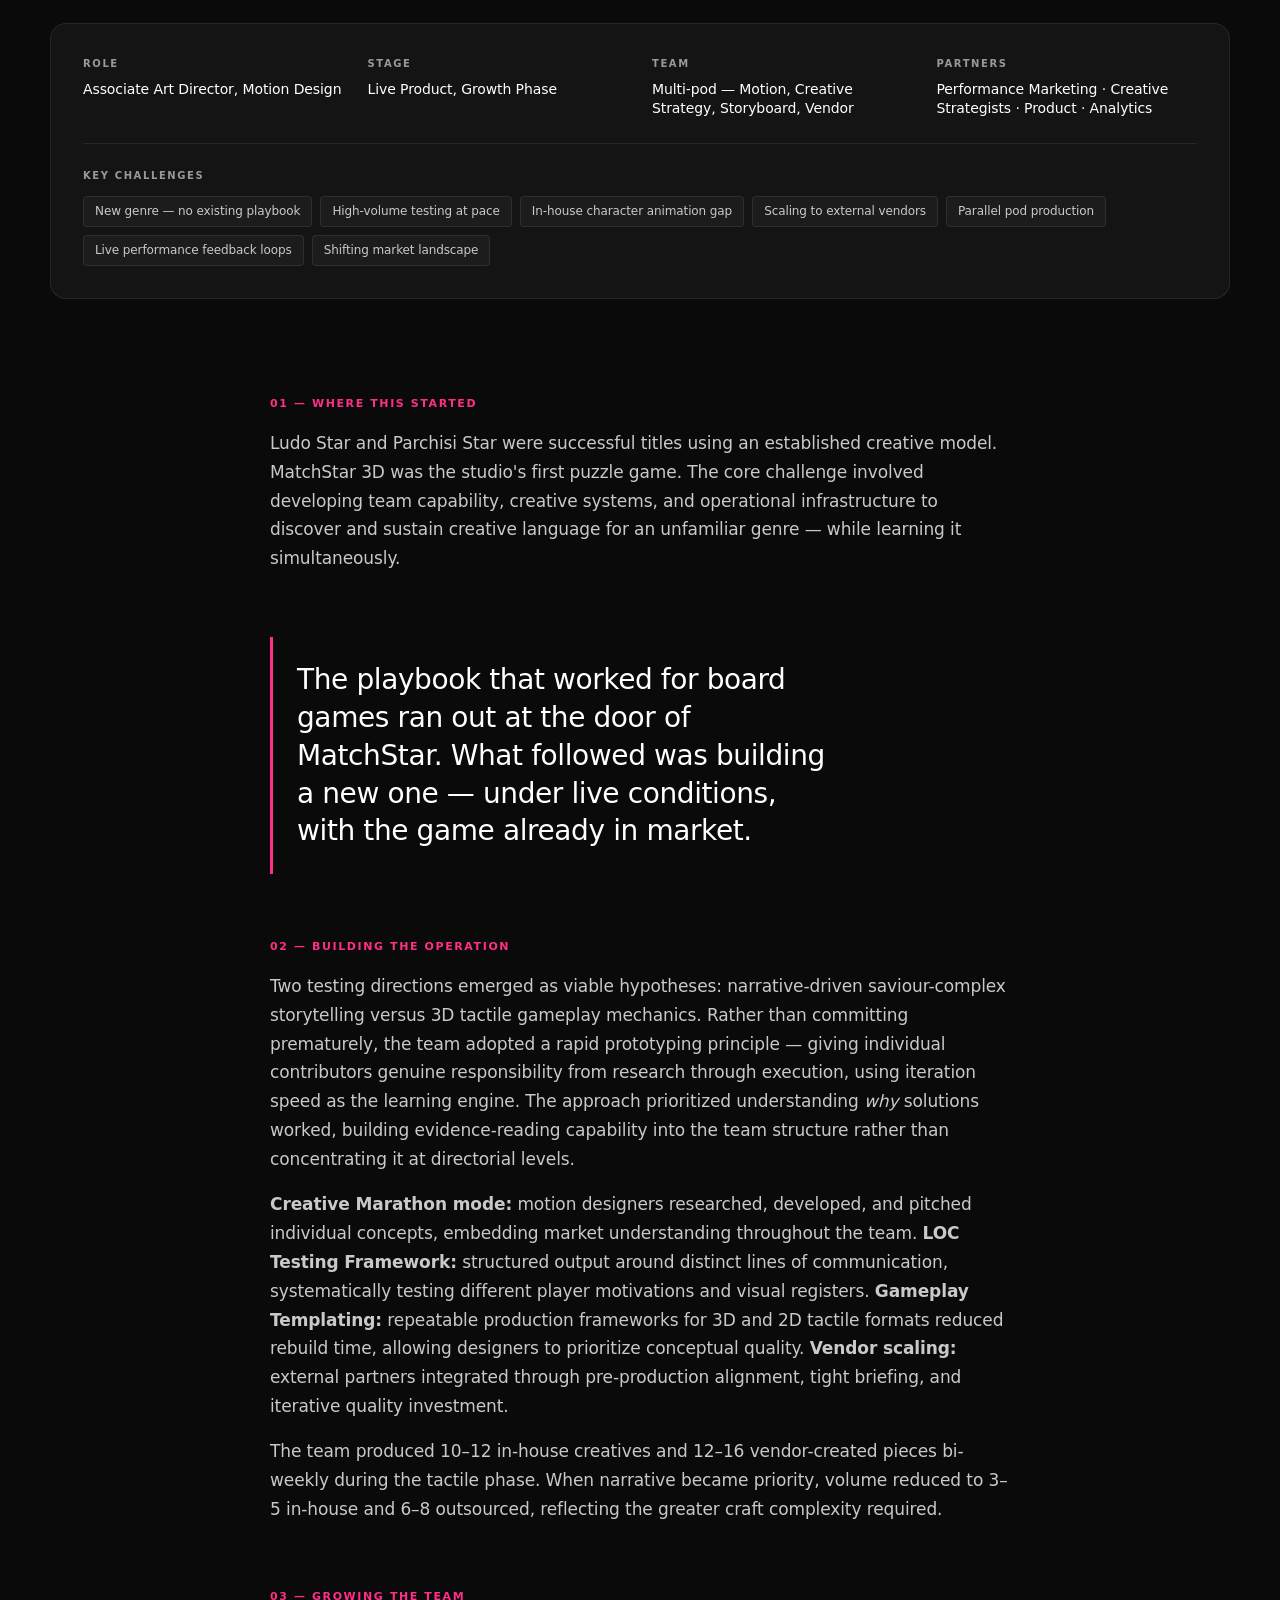
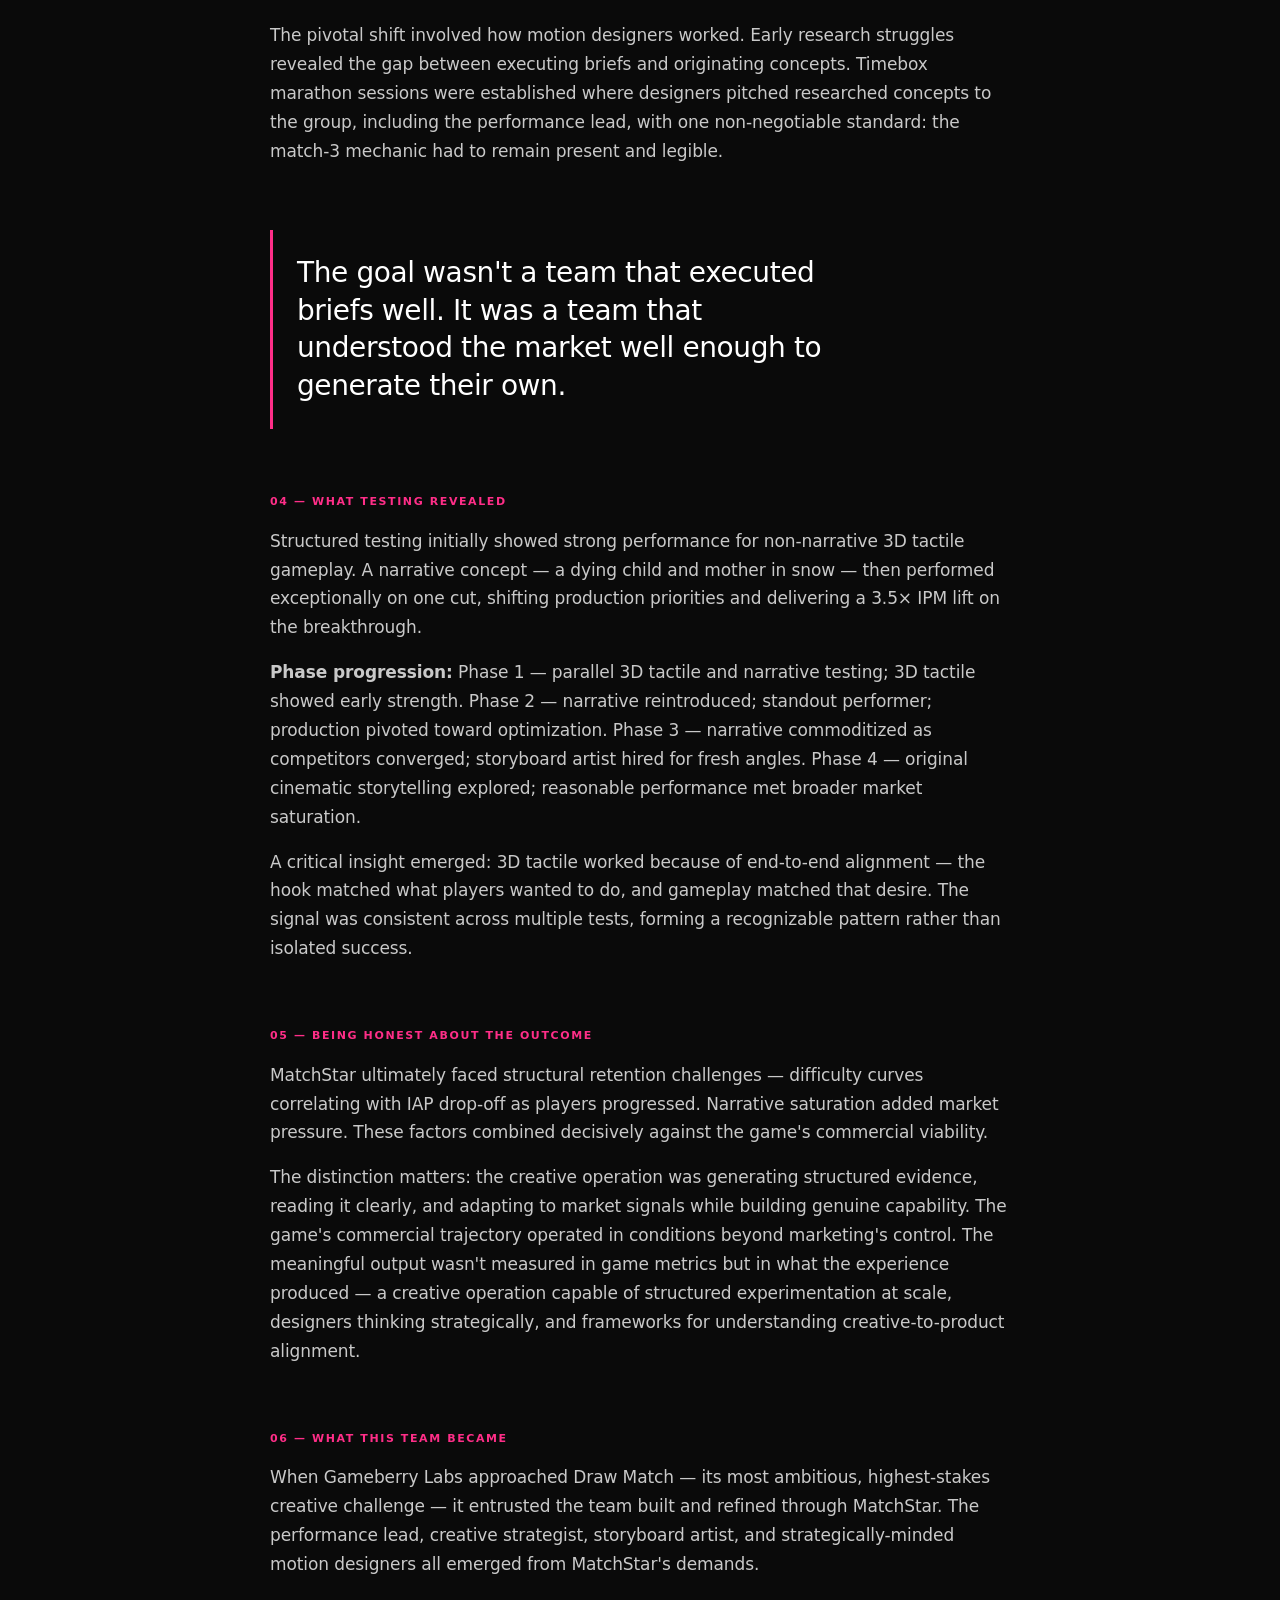
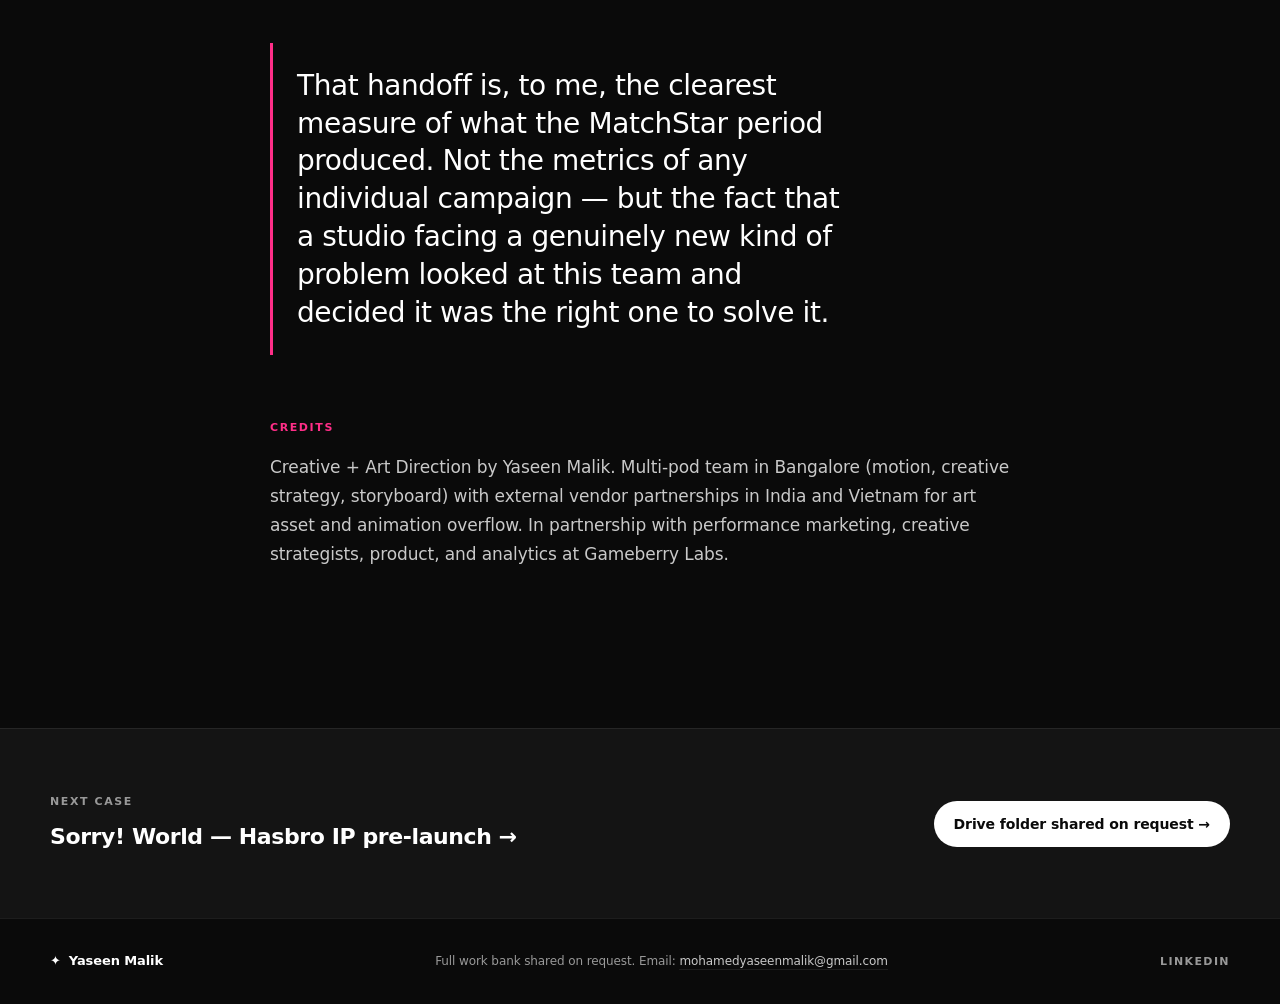
<file: case/matchstar.html>
<!DOCTYPE html>
<html lang="en">
<head>
  <meta charset="UTF-8" />
  <meta name="viewport" content="width=device-width, initial-scale=1.0" />
  <title>MatchStar 3D — Building a Creative Operation · Yaseen Malik</title>
  <meta name="description" content="Case study: MatchStar 3D — building team, system, and operational infrastructure for a new genre under live conditions." />

  <link rel="icon" type="image/png" href="../assets/images/ym-logo.png" />
  <meta property="og:type" content="article" />
  <meta property="og:url" content="https://yaseenmalik.com/case/matchstar.html" />
  <meta property="og:title" content="MatchStar 3D — Building a Creative Operation · Yaseen Malik" />
  <meta property="og:description" content="100+ master concepts, 400+ tested variations, 3.5× IPM lift on the breakthrough. Building a creative operation for an unfamiliar genre." />
  <meta property="og:image" content="https://yaseenmalik.com/assets/matchstar.jpg" />
  <meta name="twitter:card" content="summary_large_image" />

  <link rel="preconnect" href="https://api.fontshare.com" />
  <link rel="preconnect" href="https://fonts.googleapis.com" />
  <link rel="preconnect" href="https://fonts.gstatic.com" crossorigin />
  <link href="https://api.fontshare.com/v2/css?f[]=general-sans@500,600,700&f[]=satoshi@300,400,500,600,700&display=swap" rel="stylesheet" />
  <link href="https://fonts.googleapis.com/css2?family=Geist+Mono:wght@400;500&display=swap" rel="stylesheet" />

  <link rel="stylesheet" href="../style.css" />
</head>
<body class="case-page">

  <!-- ============ NAV ============ -->
  <nav class="nav">
    <a href="../index.html" class="nav-brand">
      <span class="brand-mark">✦</span>
      <span class="brand-name">Yaseen Malik</span>
    </a>
    <div class="nav-links">
      <a href="../index.html#work" class="nav-link">Work</a>
      <a href="../index.html#about" class="nav-link">About</a>
      <a href="../index.html#experience" class="nav-link">Experience</a>
      <a href="mailto:mohamedyaseenmalik@gmail.com" class="nav-link nav-link-cta">Email</a>
    </div>
  </nav>

  <!-- ============ CASE HERO ============ -->
  <section class="case-hero">
    <div class="case-hero-inner">

      <a href="../index.html#cases" class="case-back-link">← Back to work</a>

      <div class="case-eyebrow tag-pink">Case Study 02 · MatchStar 3D · Live Product, Growth Phase</div>

      <h1 class="case-title">
        Building a creative operation for a genre we hadn't worked in before
      </h1>

      <p class="case-lede">
        Gameberry Labs had built its marketing reputation on board games. MatchStar 3D
        was the studio's first puzzle game — requiring fundamentally different audience
        psychology and competitive positioning. The work was developing team capability,
        creative systems, and operational infrastructure for an unfamiliar genre while
        learning it simultaneously.
      </p>

      <div class="case-stat-bar">
        <div class="case-stat-tile">
          <div class="case-stat-num case-stat-pink">10–12</div>
          <div class="case-stat-label">In-house creatives / bi-weekly</div>
        </div>
        <div class="case-stat-tile">
          <div class="case-stat-num case-stat-orange">12–16</div>
          <div class="case-stat-label">Vendor pieces / bi-weekly</div>
        </div>
        <div class="case-stat-tile">
          <div class="case-stat-num case-stat-purple">4</div>
          <div class="case-stat-label">Test phases</div>
        </div>
        <div class="case-stat-tile">
          <div class="case-stat-num case-stat-blue">3.5×</div>
          <div class="case-stat-label">IPM lift on breakthrough concept</div>
        </div>
      </div>

    </div>
  </section>

  <!-- ============ CASE HERO IMAGE ============ -->
  <section class="case-image-full">
    <div class="case-image-frame">
      <img src="../assets/matchstar.jpg" alt="MatchStar 3D — UA creative" />
    </div>
  </section>

  <!-- ============ PROJECT DETAILS ============ -->
  <section class="case-details">
    <div class="case-details-inner">
      <div class="case-details-grid">
        <div class="case-detail">
          <div class="case-detail-label">Role</div>
          <div class="case-detail-value">Associate Art Director, Motion Design</div>
        </div>
        <div class="case-detail">
          <div class="case-detail-label">Stage</div>
          <div class="case-detail-value">Live Product, Growth Phase</div>
        </div>
        <div class="case-detail">
          <div class="case-detail-label">Team</div>
          <div class="case-detail-value">Multi-pod — Motion, Creative Strategy, Storyboard, Vendor</div>
        </div>
        <div class="case-detail">
          <div class="case-detail-label">Partners</div>
          <div class="case-detail-value">Performance Marketing · Creative Strategists · Product · Analytics</div>
        </div>
      </div>

      <div class="case-constraints">
        <div class="case-detail-label">Key Challenges</div>
        <div class="case-constraints-list">
          <span class="case-constraint">New genre — no existing playbook</span>
          <span class="case-constraint">High-volume testing at pace</span>
          <span class="case-constraint">In-house character animation gap</span>
          <span class="case-constraint">Scaling to external vendors</span>
          <span class="case-constraint">Parallel pod production</span>
          <span class="case-constraint">Live performance feedback loops</span>
          <span class="case-constraint">Shifting market landscape</span>
        </div>
      </div>
    </div>
  </section>

  <!-- ============ CASE BODY ============ -->
  <section class="case-body-section">
    <div class="case-body-inner">

      <article class="case-block">
        <div class="case-block-eyebrow">01 — Where This Started</div>
        <p class="case-block-text">
          Ludo Star and Parchisi Star were successful titles using an established creative
          model. MatchStar 3D was the studio's first puzzle game. The core challenge
          involved developing team capability, creative systems, and operational
          infrastructure to discover and sustain creative language for an unfamiliar
          genre — while learning it simultaneously.
        </p>
      </article>

      <div class="case-pullquote">
        The playbook that worked for board games ran out at the door of MatchStar. What
        followed was building a new one — under live conditions, with the game already
        in market.
      </div>

      <article class="case-block">
        <div class="case-block-eyebrow">02 — Building the Operation</div>
        <p class="case-block-text">
          Two testing directions emerged as viable hypotheses: narrative-driven
          saviour-complex storytelling versus 3D tactile gameplay mechanics. Rather than
          committing prematurely, the team adopted a rapid prototyping principle —
          giving individual contributors genuine responsibility from research through
          execution, using iteration speed as the learning engine. The approach
          prioritized understanding <em>why</em> solutions worked, building
          evidence-reading capability into the team structure rather than concentrating
          it at directorial levels.
        </p>
        <p class="case-block-text">
          <strong>Creative Marathon mode:</strong> motion designers researched, developed,
          and pitched individual concepts, embedding market understanding throughout the
          team. <strong>LOC Testing Framework:</strong> structured output around distinct
          lines of communication, systematically testing different player motivations and
          visual registers. <strong>Gameplay Templating:</strong> repeatable production
          frameworks for 3D and 2D tactile formats reduced rebuild time, allowing
          designers to prioritize conceptual quality. <strong>Vendor scaling:</strong>
          external partners integrated through pre-production alignment, tight briefing,
          and iterative quality investment.
        </p>
        <p class="case-block-text">
          The team produced 10–12 in-house creatives and 12–16 vendor-created pieces
          bi-weekly during the tactile phase. When narrative became priority, volume
          reduced to 3–5 in-house and 6–8 outsourced, reflecting the greater craft
          complexity required.
        </p>
      </article>

      <article class="case-block">
        <div class="case-block-eyebrow">03 — Growing the Team</div>
        <p class="case-block-text">
          The pivotal shift involved how motion designers worked. Early research
          struggles revealed the gap between executing briefs and originating concepts.
          Timebox marathon sessions were established where designers pitched researched
          concepts to the group, including the performance lead, with one non-negotiable
          standard: the match-3 mechanic had to remain present and legible.
        </p>
      </article>

      <div class="case-pullquote">
        The goal wasn't a team that executed briefs well. It was a team that understood
        the market well enough to generate their own.
      </div>

      <article class="case-block">
        <div class="case-block-eyebrow">04 — What Testing Revealed</div>
        <p class="case-block-text">
          Structured testing initially showed strong performance for non-narrative 3D
          tactile gameplay. A narrative concept — a dying child and mother in snow —
          then performed exceptionally on one cut, shifting production priorities and
          delivering a 3.5× IPM lift on the breakthrough.
        </p>
        <p class="case-block-text">
          <strong>Phase progression:</strong> Phase 1 — parallel 3D tactile and narrative
          testing; 3D tactile showed early strength. Phase 2 — narrative reintroduced;
          standout performer; production pivoted toward optimization. Phase 3 — narrative
          commoditized as competitors converged; storyboard artist hired for fresh angles.
          Phase 4 — original cinematic storytelling explored; reasonable performance met
          broader market saturation.
        </p>
        <p class="case-block-text">
          A critical insight emerged: 3D tactile worked because of end-to-end alignment —
          the hook matched what players wanted to do, and gameplay matched that desire.
          The signal was consistent across multiple tests, forming a recognizable pattern
          rather than isolated success.
        </p>
      </article>

      <article class="case-block">
        <div class="case-block-eyebrow">05 — Being Honest About the Outcome</div>
        <p class="case-block-text">
          MatchStar ultimately faced structural retention challenges — difficulty curves
          correlating with IAP drop-off as players progressed. Narrative saturation added
          market pressure. These factors combined decisively against the game's
          commercial viability.
        </p>
        <p class="case-block-text">
          The distinction matters: the creative operation was generating structured
          evidence, reading it clearly, and adapting to market signals while building
          genuine capability. The game's commercial trajectory operated in conditions
          beyond marketing's control. The meaningful output wasn't measured in game
          metrics but in what the experience produced — a creative operation capable of
          structured experimentation at scale, designers thinking strategically, and
          frameworks for understanding creative-to-product alignment.
        </p>
      </article>

      <article class="case-block">
        <div class="case-block-eyebrow">06 — What This Team Became</div>
        <p class="case-block-text">
          When Gameberry Labs approached Draw Match — its most ambitious, highest-stakes
          creative challenge — it entrusted the team built and refined through MatchStar.
          The performance lead, creative strategist, storyboard artist, and
          strategically-minded motion designers all emerged from MatchStar's demands.
        </p>
      </article>

      <div class="case-pullquote">
        That handoff is, to me, the clearest measure of what the MatchStar period
        produced. Not the metrics of any individual campaign — but the fact that a
        studio facing a genuinely new kind of problem looked at this team and decided
        it was the right one to solve it.
      </div>

      <article class="case-block case-credits">
        <div class="case-block-eyebrow">Credits</div>
        <p class="case-block-text">
          Creative + Art Direction by Yaseen Malik. Multi-pod team in Bangalore (motion,
          creative strategy, storyboard) with external vendor partnerships in India and
          Vietnam for art asset and animation overflow. In partnership with performance
          marketing, creative strategists, product, and analytics at Gameberry Labs.
        </p>
      </article>

    </div>
  </section>

  <!-- ============ CASE FOOTER NAV ============ -->
  <section class="case-foot">
    <div class="case-foot-inner">
      <a href="sorry.html" class="case-foot-next">
        <div class="case-foot-label">Next case</div>
        <div class="case-foot-title">Sorry! World — Hasbro IP pre-launch →</div>
      </a>
      <a href="../index.html#contact" class="case-foot-cta">
        Drive folder shared on request →
      </a>
    </div>
  </section>

  <!-- ============ FOOTER ============ -->
  <footer class="footer">
    <div class="footer-inner">
      <div class="footer-mark">
        <span>✦</span>
        <span>Yaseen Malik</span>
      </div>
      <div class="footer-meta">
        Full work bank shared on request. Email: <a href="mailto:mohamedyaseenmalik@gmail.com">mohamedyaseenmalik@gmail.com</a>
      </div>
      <div class="footer-links">
        <a href="https://linkedin.com/in/mohamedyaseenmalik" target="_blank" rel="noopener">LinkedIn</a>
      </div>
    </div>
  </footer>

</body>
</html>
</file>
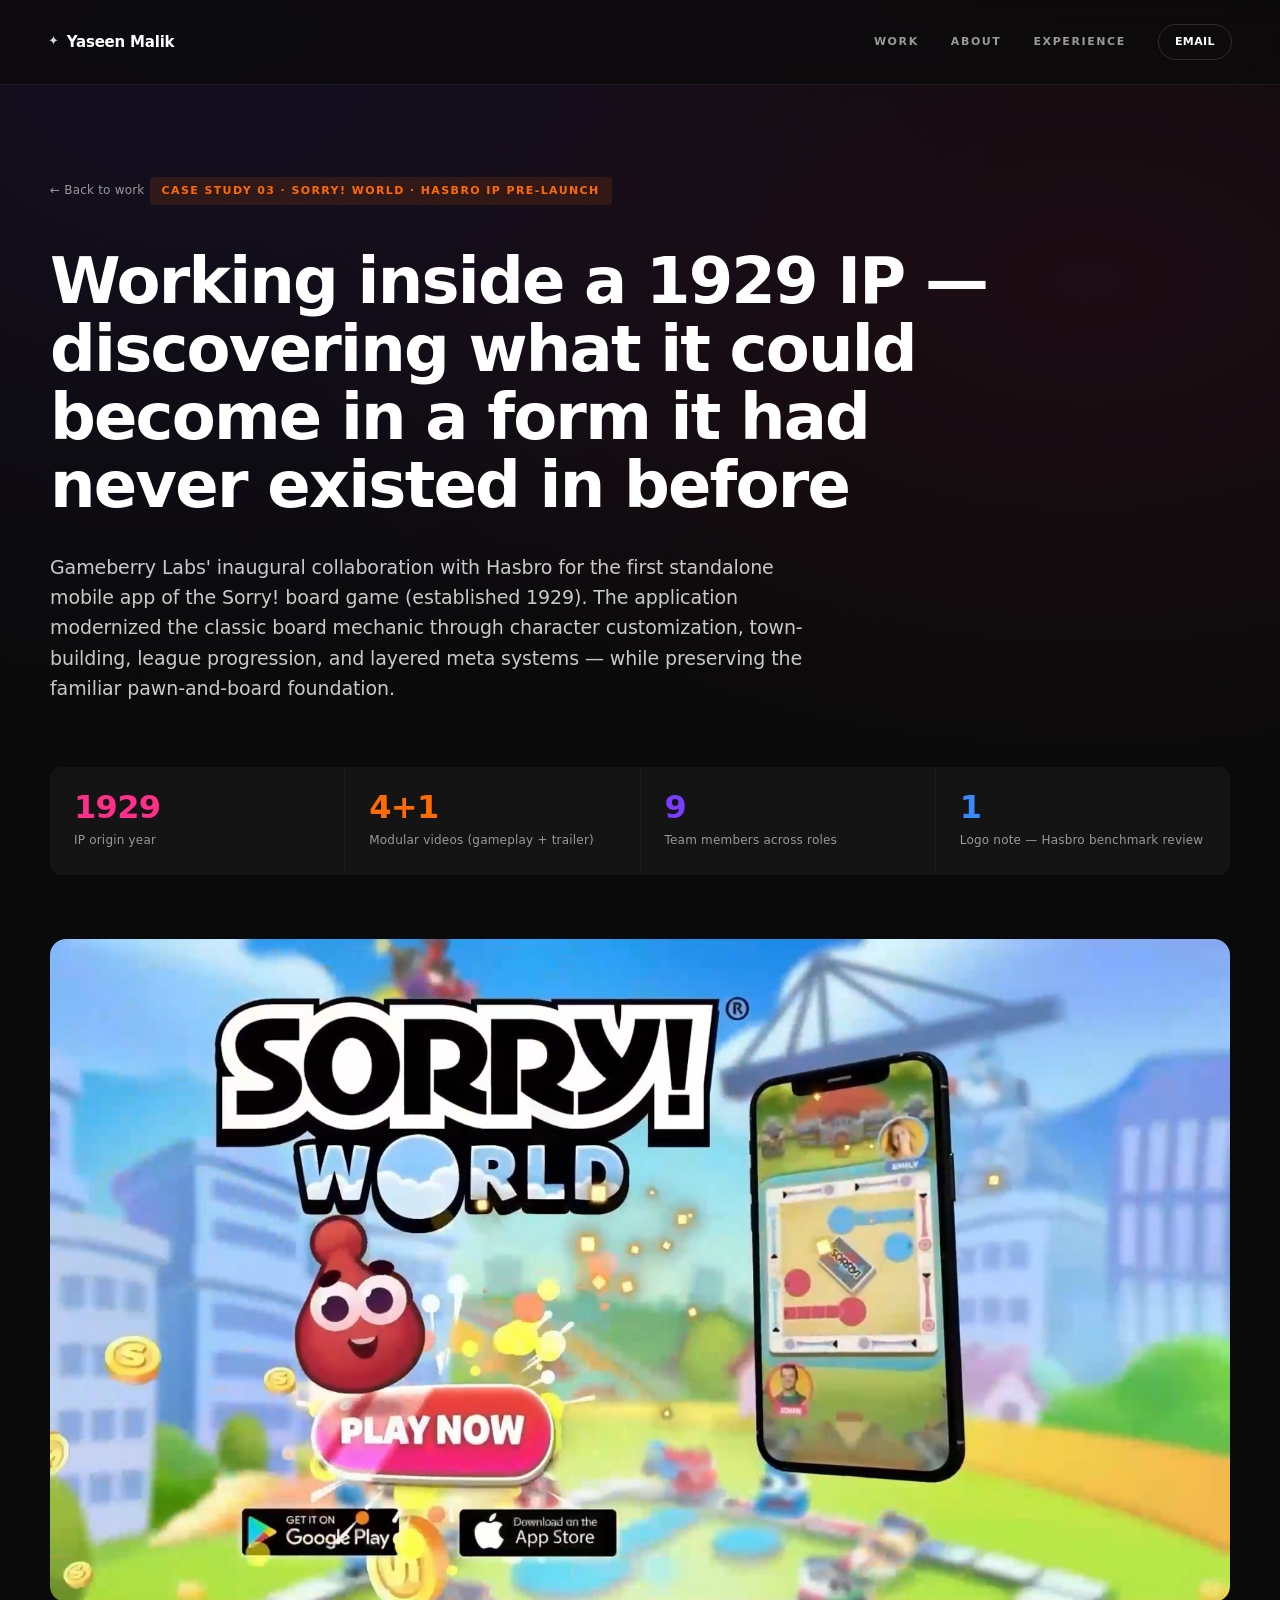
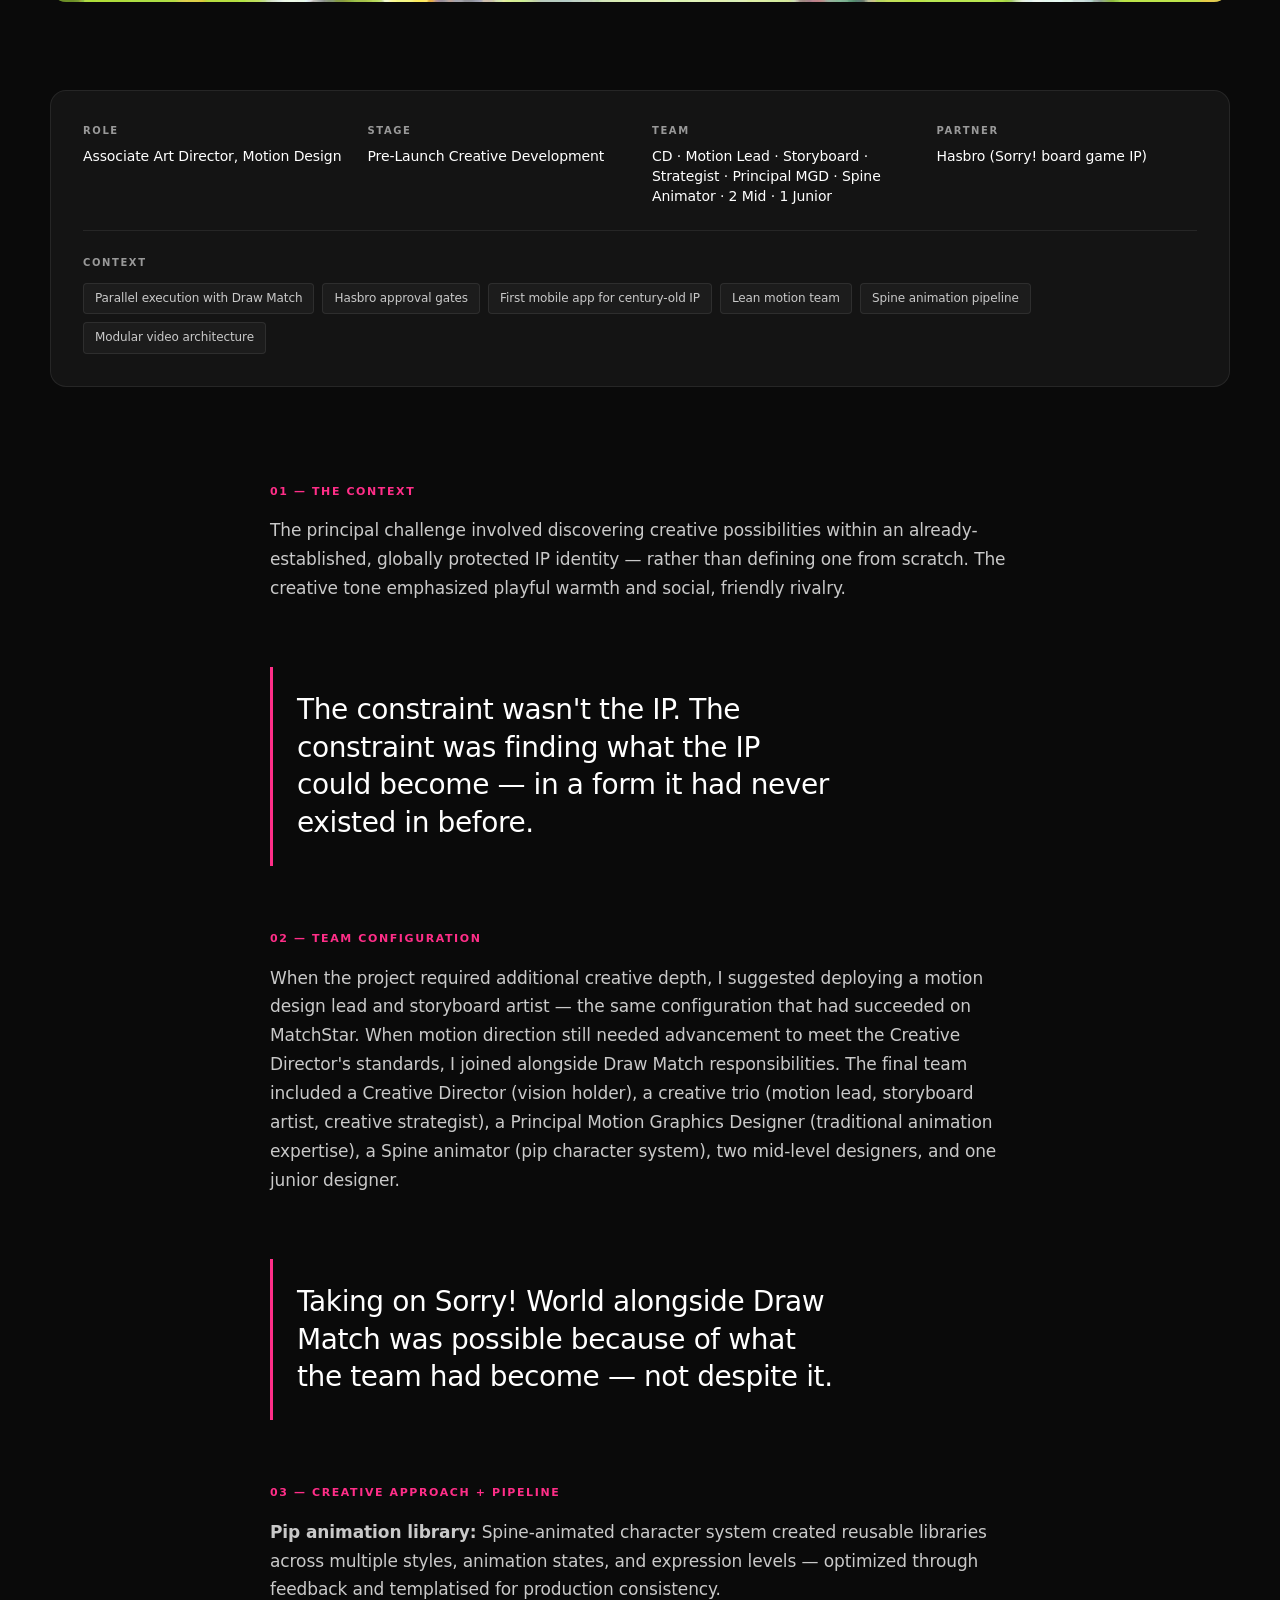
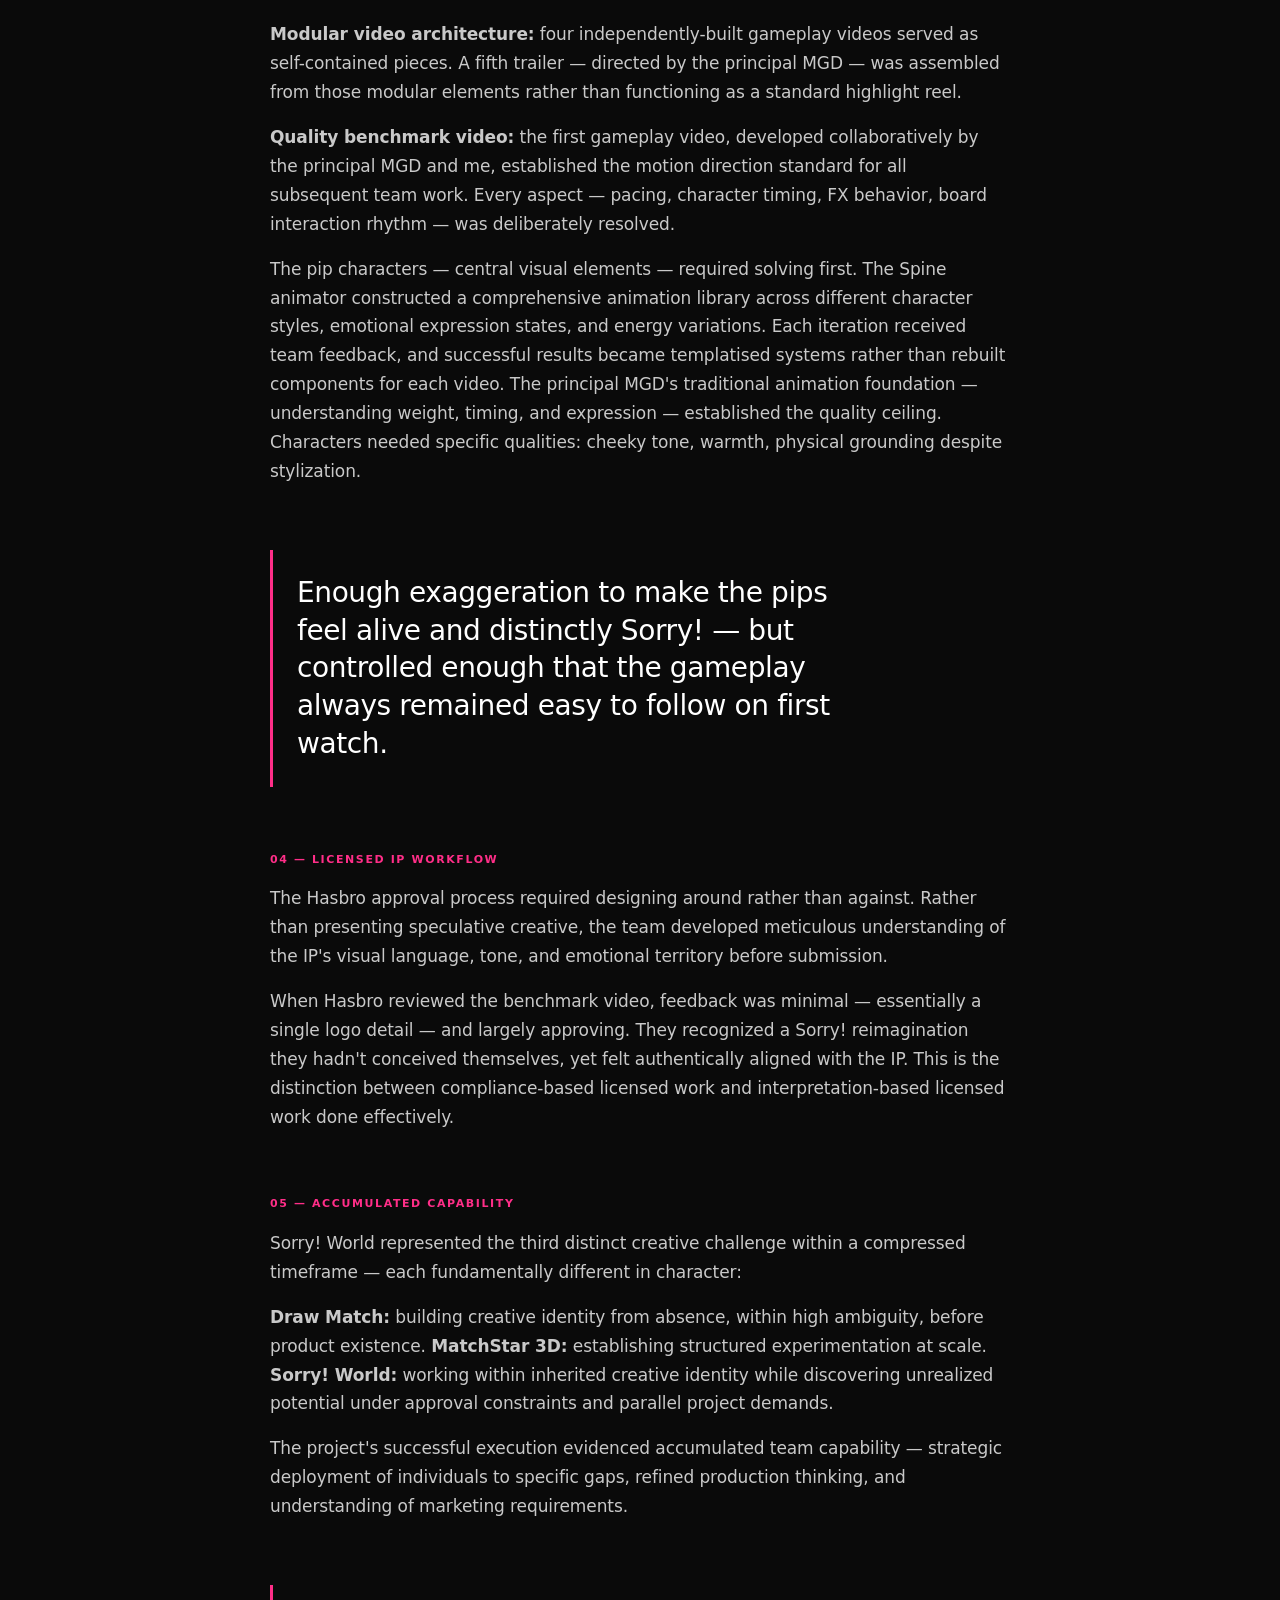
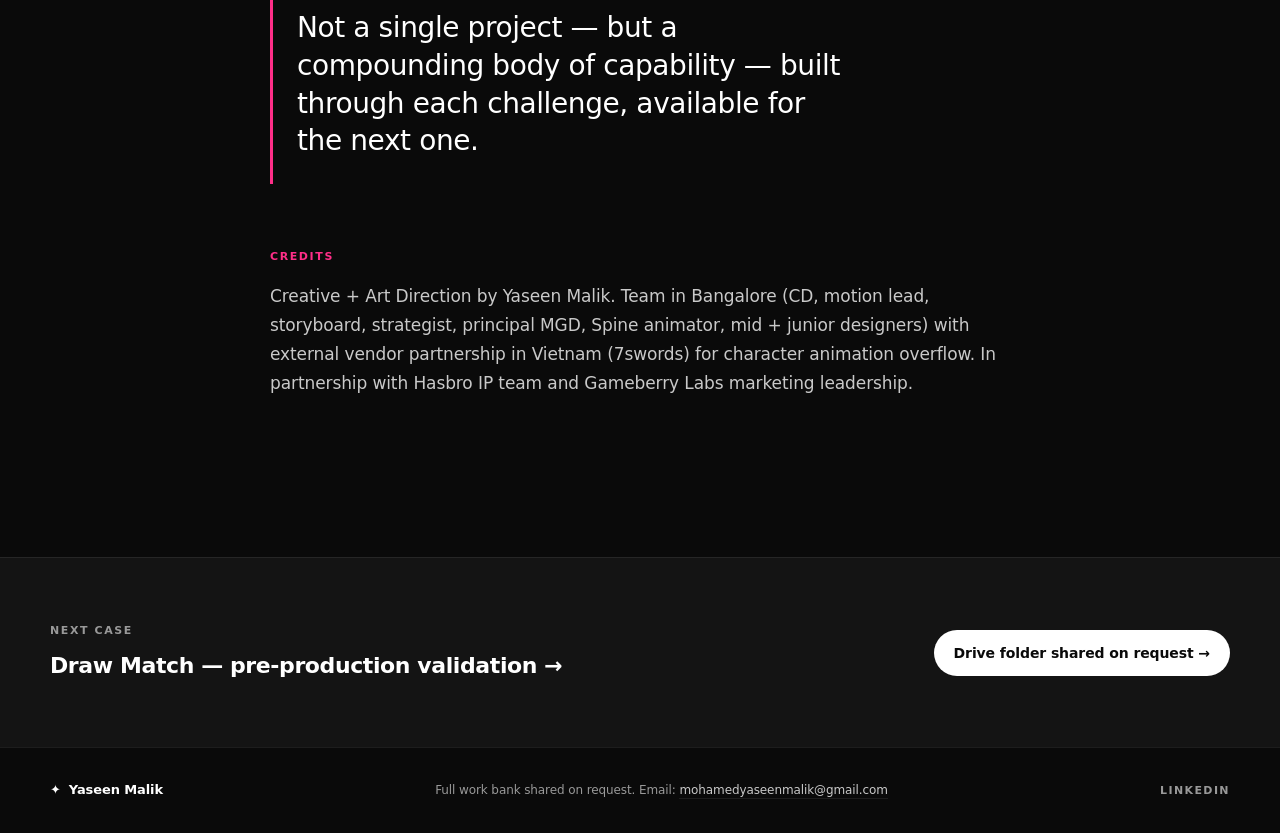
<file: case/sorry.html>
<!DOCTYPE html>
<html lang="en">
<head>
  <meta charset="UTF-8" />
  <meta name="viewport" content="width=device-width, initial-scale=1.0" />
  <title>Sorry! World — Hasbro IP Pre-Launch · Yaseen Malik</title>
  <meta name="description" content="Case study: Sorry! World — first standalone mobile app for a 1929 IP. Spine animation library, modular video architecture, lean team, Hasbro approval gates." />

  <link rel="icon" type="image/png" href="../assets/images/ym-logo.png" />
  <meta property="og:type" content="article" />
  <meta property="og:url" content="https://yaseenmalik.com/case/sorry.html" />
  <meta property="og:title" content="Sorry! World — Hasbro IP Pre-Launch · Yaseen Malik" />
  <meta property="og:description" content="First-ever standalone mobile app for Hasbro's Sorry! (IP est. 1929). 80%+ first-pass IP approval, Spine animation library, 6-person team." />
  <meta property="og:image" content="https://yaseenmalik.com/assets/sorry.jpg" />
  <meta name="twitter:card" content="summary_large_image" />

  <link rel="preconnect" href="https://api.fontshare.com" />
  <link rel="preconnect" href="https://fonts.googleapis.com" />
  <link rel="preconnect" href="https://fonts.gstatic.com" crossorigin />
  <link href="https://api.fontshare.com/v2/css?f[]=general-sans@500,600,700&f[]=satoshi@300,400,500,600,700&display=swap" rel="stylesheet" />
  <link href="https://fonts.googleapis.com/css2?family=Geist+Mono:wght@400;500&display=swap" rel="stylesheet" />

  <link rel="stylesheet" href="../style.css" />
</head>
<body class="case-page">

  <!-- ============ NAV ============ -->
  <nav class="nav">
    <a href="../index.html" class="nav-brand">
      <span class="brand-mark">✦</span>
      <span class="brand-name">Yaseen Malik</span>
    </a>
    <div class="nav-links">
      <a href="../index.html#work" class="nav-link">Work</a>
      <a href="../index.html#about" class="nav-link">About</a>
      <a href="../index.html#experience" class="nav-link">Experience</a>
      <a href="mailto:mohamedyaseenmalik@gmail.com" class="nav-link nav-link-cta">Email</a>
    </div>
  </nav>

  <!-- ============ CASE HERO ============ -->
  <section class="case-hero">
    <div class="case-hero-inner">

      <a href="../index.html#cases" class="case-back-link">← Back to work</a>

      <div class="case-eyebrow tag-orange">Case Study 03 · Sorry! World · Hasbro IP Pre-Launch</div>

      <h1 class="case-title">
        Working inside a 1929 IP — discovering what it could become in a form it
        had never existed in before
      </h1>

      <p class="case-lede">
        Gameberry Labs' inaugural collaboration with Hasbro for the first standalone
        mobile app of the Sorry! board game (established 1929). The application
        modernized the classic board mechanic through character customization,
        town-building, league progression, and layered meta systems — while preserving
        the familiar pawn-and-board foundation.
      </p>

      <div class="case-stat-bar">
        <div class="case-stat-tile">
          <div class="case-stat-num case-stat-pink">1929</div>
          <div class="case-stat-label">IP origin year</div>
        </div>
        <div class="case-stat-tile">
          <div class="case-stat-num case-stat-orange">4+1</div>
          <div class="case-stat-label">Modular videos (gameplay + trailer)</div>
        </div>
        <div class="case-stat-tile">
          <div class="case-stat-num case-stat-purple">9</div>
          <div class="case-stat-label">Team members across roles</div>
        </div>
        <div class="case-stat-tile">
          <div class="case-stat-num case-stat-blue">1</div>
          <div class="case-stat-label">Logo note — Hasbro benchmark review</div>
        </div>
      </div>

    </div>
  </section>

  <!-- ============ CASE HERO IMAGE ============ -->
  <section class="case-image-full">
    <div class="case-image-frame">
      <img src="../assets/sorry.jpg" alt="Sorry! World — Hasbro IP pre-launch" />
    </div>
  </section>

  <!-- ============ PROJECT DETAILS ============ -->
  <section class="case-details">
    <div class="case-details-inner">
      <div class="case-details-grid">
        <div class="case-detail">
          <div class="case-detail-label">Role</div>
          <div class="case-detail-value">Associate Art Director, Motion Design</div>
        </div>
        <div class="case-detail">
          <div class="case-detail-label">Stage</div>
          <div class="case-detail-value">Pre-Launch Creative Development</div>
        </div>
        <div class="case-detail">
          <div class="case-detail-label">Team</div>
          <div class="case-detail-value">CD · Motion Lead · Storyboard · Strategist · Principal MGD · Spine Animator · 2 Mid · 1 Junior</div>
        </div>
        <div class="case-detail">
          <div class="case-detail-label">Partner</div>
          <div class="case-detail-value">Hasbro (Sorry! board game IP)</div>
        </div>
      </div>

      <div class="case-constraints">
        <div class="case-detail-label">Context</div>
        <div class="case-constraints-list">
          <span class="case-constraint">Parallel execution with Draw Match</span>
          <span class="case-constraint">Hasbro approval gates</span>
          <span class="case-constraint">First mobile app for century-old IP</span>
          <span class="case-constraint">Lean motion team</span>
          <span class="case-constraint">Spine animation pipeline</span>
          <span class="case-constraint">Modular video architecture</span>
        </div>
      </div>
    </div>
  </section>

  <!-- ============ CASE BODY ============ -->
  <section class="case-body-section">
    <div class="case-body-inner">

      <article class="case-block">
        <div class="case-block-eyebrow">01 — The Context</div>
        <p class="case-block-text">
          The principal challenge involved discovering creative possibilities within an
          already-established, globally protected IP identity — rather than defining one
          from scratch. The creative tone emphasized playful warmth and social, friendly
          rivalry.
        </p>
      </article>

      <div class="case-pullquote">
        The constraint wasn't the IP. The constraint was finding what the IP could
        become — in a form it had never existed in before.
      </div>

      <article class="case-block">
        <div class="case-block-eyebrow">02 — Team Configuration</div>
        <p class="case-block-text">
          When the project required additional creative depth, I suggested deploying a
          motion design lead and storyboard artist — the same configuration that had
          succeeded on MatchStar. When motion direction still needed advancement to meet
          the Creative Director's standards, I joined alongside Draw Match
          responsibilities. The final team included a Creative Director (vision holder),
          a creative trio (motion lead, storyboard artist, creative strategist), a
          Principal Motion Graphics Designer (traditional animation expertise), a Spine
          animator (pip character system), two mid-level designers, and one junior
          designer.
        </p>
      </article>

      <div class="case-pullquote">
        Taking on Sorry! World alongside Draw Match was possible because of what the
        team had become — not despite it.
      </div>

      <article class="case-block">
        <div class="case-block-eyebrow">03 — Creative Approach + Pipeline</div>
        <p class="case-block-text">
          <strong>Pip animation library:</strong> Spine-animated character system created
          reusable libraries across multiple styles, animation states, and expression
          levels — optimized through feedback and templatised for production consistency.
        </p>
        <p class="case-block-text">
          <strong>Modular video architecture:</strong> four independently-built gameplay
          videos served as self-contained pieces. A fifth trailer — directed by the
          principal MGD — was assembled from those modular elements rather than
          functioning as a standard highlight reel.
        </p>
        <p class="case-block-text">
          <strong>Quality benchmark video:</strong> the first gameplay video, developed
          collaboratively by the principal MGD and me, established the motion direction
          standard for all subsequent team work. Every aspect — pacing, character timing,
          FX behavior, board interaction rhythm — was deliberately resolved.
        </p>
        <p class="case-block-text">
          The pip characters — central visual elements — required solving first. The
          Spine animator constructed a comprehensive animation library across different
          character styles, emotional expression states, and energy variations. Each
          iteration received team feedback, and successful results became templatised
          systems rather than rebuilt components for each video. The principal MGD's
          traditional animation foundation — understanding weight, timing, and
          expression — established the quality ceiling. Characters needed specific
          qualities: cheeky tone, warmth, physical grounding despite stylization.
        </p>
      </article>

      <div class="case-pullquote">
        Enough exaggeration to make the pips feel alive and distinctly Sorry! — but
        controlled enough that the gameplay always remained easy to follow on first
        watch.
      </div>

      <article class="case-block">
        <div class="case-block-eyebrow">04 — Licensed IP Workflow</div>
        <p class="case-block-text">
          The Hasbro approval process required designing around rather than against.
          Rather than presenting speculative creative, the team developed meticulous
          understanding of the IP's visual language, tone, and emotional territory
          before submission.
        </p>
        <p class="case-block-text">
          When Hasbro reviewed the benchmark video, feedback was minimal — essentially a
          single logo detail — and largely approving. They recognized a Sorry!
          reimagination they hadn't conceived themselves, yet felt authentically aligned
          with the IP. This is the distinction between compliance-based licensed work and
          interpretation-based licensed work done effectively.
        </p>
      </article>

      <article class="case-block">
        <div class="case-block-eyebrow">05 — Accumulated Capability</div>
        <p class="case-block-text">
          Sorry! World represented the third distinct creative challenge within a
          compressed timeframe — each fundamentally different in character:
        </p>
        <p class="case-block-text">
          <strong>Draw Match:</strong> building creative identity from absence, within
          high ambiguity, before product existence.
          <strong>MatchStar 3D:</strong> establishing structured experimentation at
          scale.
          <strong>Sorry! World:</strong> working within inherited creative identity while
          discovering unrealized potential under approval constraints and parallel
          project demands.
        </p>
        <p class="case-block-text">
          The project's successful execution evidenced accumulated team capability —
          strategic deployment of individuals to specific gaps, refined production
          thinking, and understanding of marketing requirements.
        </p>
      </article>

      <div class="case-pullquote">
        Not a single project — but a compounding body of capability — built through
        each challenge, available for the next one.
      </div>

      <article class="case-block case-credits">
        <div class="case-block-eyebrow">Credits</div>
        <p class="case-block-text">
          Creative + Art Direction by Yaseen Malik. Team in Bangalore (CD, motion lead,
          storyboard, strategist, principal MGD, Spine animator, mid + junior designers)
          with external vendor partnership in Vietnam (7swords) for character animation
          overflow. In partnership with Hasbro IP team and Gameberry Labs marketing
          leadership.
        </p>
      </article>

    </div>
  </section>

  <!-- ============ CASE FOOTER NAV ============ -->
  <section class="case-foot">
    <div class="case-foot-inner">
      <a href="drawmatch.html" class="case-foot-next">
        <div class="case-foot-label">Next case</div>
        <div class="case-foot-title">Draw Match — pre-production validation →</div>
      </a>
      <a href="../index.html#contact" class="case-foot-cta">
        Drive folder shared on request →
      </a>
    </div>
  </section>

  <!-- ============ FOOTER ============ -->
  <footer class="footer">
    <div class="footer-inner">
      <div class="footer-mark">
        <span>✦</span>
        <span>Yaseen Malik</span>
      </div>
      <div class="footer-meta">
        Full work bank shared on request. Email: <a href="mailto:mohamedyaseenmalik@gmail.com">mohamedyaseenmalik@gmail.com</a>
      </div>
      <div class="footer-links">
        <a href="https://linkedin.com/in/mohamedyaseenmalik" target="_blank" rel="noopener">LinkedIn</a>
      </div>
    </div>
  </footer>

</body>
</html>
</file>
<file: style.css>
/* ============================================================
   YASEEN MALIK — Portfolio v1
   Built from DESIGN.md (Yaz Studio chromatic + Framer/Webflow architecture)
   Fonts: General Sans (display) + Satoshi (body) + Geist Mono (code)
   ============================================================ */

/* ===== TOKENS ===== */

:root {
  /* Surfaces */
  --canvas:           #0A0A0A;
  --surface-1:        #141414;
  --surface-2:        #1C1C1C;
  --surface-3:        #272731;
  --surface-inverse:  #FAFAF8;

  /* Inks */
  --ink:              #FFFFFF;
  --ink-strong:       #FAFAFA;
  --ink-mid:          #C9C9C9;
  --ink-muted:        #999999;
  --ink-dim:          #666666;

  /* Borders */
  --border-1:         rgba(255,255,255,0.08);
  --border-2:         rgba(255,255,255,0.14);

  /* Yaz Studio chromatic */
  --accent-pink:      #FF2E88;
  --accent-purple:    #7A3DFF;
  --accent-orange:    #FF6B00;
  --accent-blue:      #3B89FF;
  --accent-green:     #00D722;

  /* Soft accents */
  --pink-soft:        rgba(255,46,136,0.12);
  --purple-soft:      rgba(122,61,255,0.12);
  --orange-soft:      rgba(255,107,0,0.12);
  --blue-soft:        rgba(59,137,255,0.12);

  /* Gradient pill */
  --gradient-pill:    linear-gradient(90deg, #FF6B00 0%, #7A3DFF 50%, #3B89FF 100%);

  /* Fonts */
  --font-display:     "General Sans Variable", "General Sans", Inter, system-ui, sans-serif;
  --font-body:        "Satoshi", Inter, system-ui, sans-serif;
  --font-mono:        "Geist Mono", "JetBrains Mono", ui-monospace, "SF Mono", Menlo, monospace;

  /* Spacing scale */
  --s1: 4px;
  --s2: 8px;
  --s3: 12px;
  --s4: 16px;
  --s5: 24px;
  --s6: 32px;
  --s7: 48px;
  --s8: 64px;
  --s9: 96px;
  --s10: 128px;

  /* Radius */
  --r-sm: 4px;
  --r-md: 8px;
  --r-lg: 12px;
  --r-xl: 16px;
  --r-xxl: 20px;
  --r-pill: 9999px;
}

/* ===== RESET ===== */

*, *::before, *::after { box-sizing: border-box; margin: 0; padding: 0; }

html {
  scroll-behavior: smooth;
  background: var(--canvas);
}

body {
  background: var(--canvas);
  color: var(--ink-mid);
  font-family: var(--font-body);
  font-size: 16px;
  line-height: 1.6;
  letter-spacing: -0.1px;
  -webkit-font-smoothing: antialiased;
  -moz-osx-font-smoothing: grayscale;
  text-rendering: optimizeLegibility;
}

a { color: inherit; text-decoration: none; }
img, video, iframe { max-width: 100%; display: block; }

/* ===== UTILITIES ===== */

.section-eyebrow {
  font-family: var(--font-body);
  font-size: 11px;
  font-weight: 600;
  letter-spacing: 1.6px;
  text-transform: uppercase;
  color: var(--ink-muted);
  margin-bottom: var(--s5);
}

/* ===== NAV ===== */

.nav {
  position: fixed;
  top: 0;
  left: 0;
  right: 0;
  z-index: 100;
  display: flex;
  align-items: center;
  justify-content: space-between;
  padding: var(--s5) var(--s7);
  background: rgba(10, 10, 10, 0.72);
  backdrop-filter: blur(12px);
  -webkit-backdrop-filter: blur(12px);
  border-bottom: 1px solid var(--border-1);
}

.nav-brand {
  display: flex;
  align-items: center;
  gap: var(--s2);
  font-family: var(--font-display);
  font-size: 15px;
  font-weight: 600;
  letter-spacing: -0.2px;
  color: var(--ink);
}

.brand-mark {
  color: var(--ink);
  font-size: 13px;
  opacity: 0.85;
}

.nav-links {
  display: flex;
  align-items: center;
  gap: var(--s6);
}

.nav-link {
  font-family: var(--font-body);
  font-size: 11px;
  font-weight: 600;
  letter-spacing: 1.6px;
  text-transform: uppercase;
  color: var(--ink-muted);
  transition: color 160ms ease;
}

.nav-link:hover { color: var(--ink); }

.nav-link-cta {
  color: var(--ink);
  padding: 8px 16px;
  border: 1px solid var(--border-2);
  border-radius: var(--r-pill);
  letter-spacing: 0.4px;
}

.nav-link-cta:hover {
  background: var(--ink);
  color: var(--canvas);
}

/* ===== HERO ===== */

.hero {
  padding: calc(var(--s10) + var(--s8)) var(--s7) var(--s9);
  position: relative;
  overflow: hidden;
}

.hero::before {
  content: '';
  position: absolute;
  inset: 0;
  pointer-events: none;
  background:
    radial-gradient(ellipse at 15% 0%, rgba(122,61,255,0.10), transparent 55%),
    radial-gradient(ellipse at 85% 20%, rgba(255,107,0,0.08), transparent 55%),
    radial-gradient(ellipse at 60% 100%, rgba(59,137,255,0.06), transparent 55%);
}

.hero-inner {
  max-width: 1180px;
  margin: 0 auto;
  position: relative;
}

.hero-grid {
  display: grid;
  grid-template-columns: 1fr 300px;
  gap: var(--s8);
  align-items: center;
  margin-bottom: var(--s8);
}

.hero-text {
  min-width: 0;
}

.hero-portrait {
  width: 300px;
  aspect-ratio: 4 / 5;
  border-radius: var(--r-xxl);
  overflow: hidden;
  background: var(--surface-2);
  border: 1px solid var(--border-1);
  position: relative;
  justify-self: end;
}

.hero-portrait::after {
  content: '';
  position: absolute;
  inset: 0;
  border-radius: inherit;
  pointer-events: none;
  background: radial-gradient(ellipse at 30% 20%, rgba(122,61,255,0.20), transparent 55%);
  mix-blend-mode: screen;
}

.hero-portrait img {
  width: 100%;
  height: 100%;
  object-fit: cover;
  object-position: center 35%;
}

.hero-eyebrow {
  margin-bottom: var(--s7);
}

.pill-brand-tag {
  display: inline-flex;
  align-items: center;
  justify-content: space-between;
  gap: var(--s5);
  padding: 10px 20px;
  background: var(--gradient-pill);
  border-radius: var(--r-pill);
  color: var(--ink);
  font-family: var(--font-body);
  font-size: 11px;
  font-weight: 600;
  letter-spacing: 1.4px;
  text-transform: uppercase;
}

.pill-brand-tag span:nth-child(2) {
  border-left: 1px solid rgba(255,255,255,0.35);
  padding-left: var(--s5);
}

.hero-title {
  font-family: var(--font-display);
  font-size: clamp(40px, 7vw, 80px);
  font-weight: 600;
  line-height: 1.04;
  letter-spacing: -2.2px;
  color: var(--ink);
  margin-bottom: var(--s6);
  max-width: 18ch;
}

.hero-body {
  font-family: var(--font-body);
  font-size: 18px;
  font-weight: 400;
  line-height: 1.55;
  color: var(--ink-mid);
  margin-bottom: var(--s8);
  max-width: 58ch;
}

.hero-stat-bar {
  display: grid;
  grid-template-columns: repeat(4, 1fr);
  gap: 1px;
  background: var(--border-1);
  border-radius: var(--r-lg);
  overflow: hidden;
  margin-bottom: var(--s7);
}

.stat {
  background: var(--surface-1);
  padding: var(--s5) var(--s5);
}

.stat-num {
  font-family: var(--font-display);
  font-size: 36px;
  font-weight: 700;
  line-height: 1;
  letter-spacing: -0.8px;
  margin-bottom: var(--s2);
}

.stat-pink   { color: var(--accent-pink); }
.stat-orange { color: var(--accent-orange); }
.stat-purple { color: var(--accent-purple); }
.stat-blue   { color: var(--accent-blue); }
.stat-green  { color: var(--accent-green); }

.stat-label {
  font-family: var(--font-body);
  font-size: 12px;
  font-weight: 500;
  letter-spacing: 0.2px;
  color: var(--ink-muted);
}

.hero-cta {
  display: flex;
  align-items: center;
  gap: var(--s4);
}

.btn-primary {
  display: inline-flex;
  align-items: center;
  background: var(--ink);
  color: var(--canvas);
  padding: 14px 22px;
  border-radius: var(--r-pill);
  font-family: var(--font-display);
  font-size: 14px;
  font-weight: 600;
  letter-spacing: -0.1px;
  transition: transform 180ms ease, background 180ms ease;
}

.btn-primary:hover {
  transform: translateY(-1px);
  background: var(--ink-strong);
}

/* ===== REEL ===== */

.reel {
  padding: var(--s9) var(--s7);
}

.reel-inner {
  max-width: 1180px;
  margin: 0 auto;
}

.reel-frame {
  width: 100%;
  aspect-ratio: 16 / 9;
  background: var(--surface-1);
  border-radius: var(--r-xl);
  overflow: hidden;
  position: relative;
  margin-bottom: var(--s5);
}

.reel-frame iframe {
  width: 100%;
  height: 100%;
  border: 0;
}

.reel-placeholder {
  position: absolute;
  inset: 0;
  display: flex;
  flex-direction: column;
  align-items: center;
  justify-content: center;
  gap: var(--s4);
  background:
    linear-gradient(135deg, rgba(255,107,0,0.15) 0%, rgba(122,61,255,0.18) 50%, rgba(59,137,255,0.15) 100%),
    var(--surface-2);
  color: var(--ink-muted);
}

.reel-placeholder-glyph {
  font-size: 48px;
  color: var(--ink);
}

.reel-placeholder-label {
  font-family: var(--font-mono);
  font-size: 13px;
  letter-spacing: 0.4px;
}

.reel-caption {
  font-family: var(--font-body);
  font-size: 14px;
  color: var(--ink-muted);
  max-width: 75ch;
  line-height: 1.55;
}

/* ===== ABOUT ===== */

.about {
  padding: var(--s9) var(--s7);
  background: var(--surface-1);
  border-top: 1px solid var(--border-1);
  border-bottom: 1px solid var(--border-1);
}

.about-inner {
  max-width: 1180px;
  margin: 0 auto;
  display: grid;
  grid-template-columns: 1.6fr 1fr;
  gap: var(--s9);
  align-items: flex-start;
}

.section-title {
  font-family: var(--font-display);
  font-size: clamp(28px, 4vw, 44px);
  font-weight: 600;
  line-height: 1.08;
  letter-spacing: -1.2px;
  color: var(--ink);
  margin-bottom: var(--s6);
  max-width: 22ch;
}


.about-body {
  font-family: var(--font-body);
  font-size: 17px;
  line-height: 1.65;
  color: var(--ink-mid);
  margin-bottom: var(--s5);
  max-width: 60ch;
}

.tag-group { margin-bottom: var(--s6); }

.tag-group-label {
  font-family: var(--font-body);
  font-size: 11px;
  font-weight: 600;
  letter-spacing: 1.4px;
  text-transform: uppercase;
  color: var(--ink-muted);
  margin-bottom: var(--s3);
}

.tags {
  display: flex;
  flex-wrap: wrap;
  gap: var(--s2);
}

.tag {
  display: inline-block;
  font-family: var(--font-body);
  font-size: 12px;
  font-weight: 500;
  padding: 5px 11px;
  border-radius: var(--r-sm);
  background: var(--surface-2);
  color: var(--ink-mid);
  border: 1px solid var(--border-1);
  letter-spacing: 0.1px;
}

.tag-soft {
  background: var(--purple-soft);
  color: var(--accent-purple);
  border-color: rgba(122,61,255,0.22);
}

.tag-pink   { background: var(--pink-soft);   color: var(--accent-pink);   border-color: rgba(255,46,136,0.22); }
.tag-orange { background: var(--orange-soft); color: var(--accent-orange); border-color: rgba(255,107,0,0.22); }
.tag-purple { background: var(--purple-soft); color: var(--accent-purple); border-color: rgba(122,61,255,0.22); }
.tag-blue   { background: var(--blue-soft);   color: var(--accent-blue);   border-color: rgba(59,137,255,0.22); }

.tag-group-label-pink   { color: var(--accent-pink); }
.tag-group-label-orange { color: var(--accent-orange); }
.tag-group-label-purple { color: var(--accent-purple); }
.tag-group-label-blue   { color: var(--accent-blue); }

/* ===== EXPERIENCE ===== */

.experience {
  padding: var(--s9) var(--s7);
}

.experience-inner {
  max-width: 1180px;
  margin: 0 auto;
}

.experience-list {
  display: flex;
  flex-direction: column;
  gap: var(--s5);
  position: relative;
  padding-left: 48px;
}

/* Timeline spine — vertical line down left edge */
.experience-list::before {
  content: '';
  position: absolute;
  top: 18px;
  bottom: 18px;
  left: 16px;
  width: 2px;
  background: linear-gradient(
    180deg,
    var(--border-2) 0%,
    var(--border-1) 100%
  );
  border-radius: 1px;
}

.exp-item {
  display: grid;
  grid-template-columns: 240px 1fr;
  gap: var(--s7);
  padding: var(--s6);
  background: var(--surface-1);
  border-radius: var(--r-xl);
  border: 1px solid var(--border-1);
  align-items: flex-start;
  position: relative;
}

/* Timeline node — circular dot on the spine */
.exp-item::before {
  content: '';
  position: absolute;
  left: -38px;
  top: 28px;
  width: 14px;
  height: 14px;
  border-radius: var(--r-pill);
  background: var(--surface-1);
  border: 2px solid var(--ink-dim);
  box-shadow: 0 0 0 4px var(--canvas);
  transition: transform 200ms ease;
}

.exp-item:hover::before { transform: scale(1.15); }

/* Colored timeline nodes per accent */
.exp-accent-pink::before {
  border-color: var(--accent-pink);
  background: var(--accent-pink);
  box-shadow: 0 0 0 4px var(--canvas), 0 0 14px rgba(255,46,136,0.45);
}
.exp-accent-orange::before {
  border-color: var(--accent-orange);
  background: var(--accent-orange);
  box-shadow: 0 0 0 4px var(--canvas), 0 0 14px rgba(255,107,0,0.45);
}
.exp-accent-purple::before {
  border-color: var(--accent-purple);
  background: var(--accent-purple);
  box-shadow: 0 0 0 4px var(--canvas), 0 0 14px rgba(122,61,255,0.45);
}
.exp-accent-blue::before {
  border-color: var(--accent-blue);
  background: var(--accent-blue);
  box-shadow: 0 0 0 4px var(--canvas), 0 0 14px rgba(59,137,255,0.45);
}

.exp-meta {
  display: flex;
  flex-direction: column;
  gap: var(--s2);
}

.exp-year {
  font-family: var(--font-mono);
  font-size: 13px;
  font-weight: 500;
  letter-spacing: 0.2px;
  color: var(--ink);
}

.exp-loc {
  font-family: var(--font-body);
  font-size: 12px;
  font-weight: 500;
  letter-spacing: 0.2px;
  color: var(--ink-muted);
}

.exp-body { min-width: 0; }

.exp-role {
  font-family: var(--font-display);
  font-size: 22px;
  font-weight: 600;
  line-height: 1.2;
  letter-spacing: -0.4px;
  color: var(--ink);
  margin-bottom: var(--s3);
}

.exp-text {
  font-family: var(--font-body);
  font-size: 15px;
  line-height: 1.65;
  color: var(--ink-mid);
  margin-bottom: var(--s4);
}

.exp-tags {
  display: flex;
  flex-wrap: wrap;
  gap: var(--s2);
  margin-top: var(--s2);
}

.exp-tag {
  font-family: var(--font-mono);
  font-size: 12px;
  font-weight: 500;
  padding: 4px 10px;
  border-radius: var(--r-sm);
  background: var(--surface-2);
  color: var(--ink-mid);
  border: 1px solid var(--border-1);
}

.exp-placeholder .exp-role,
.exp-placeholder .exp-loc,
.exp-placeholder .exp-text {
  opacity: 0.55;
  font-style: italic;
}

/* ===== CASES ===== */

.cases {
  padding: var(--s9) var(--s7);
}

.cases-inner {
  max-width: 1180px;
  margin: 0 auto;
}

.case-grid {
  display: grid;
  grid-template-columns: 1fr;
  gap: var(--s6);
}

.case-card-link {
  text-decoration: none;
  color: inherit;
  display: block;
  border-radius: var(--r-xl);
  transition: transform 220ms ease;
}

.case-card-link:hover { transform: translateY(-2px); }

.case-card-link:hover .case-footer {
  color: var(--accent-pink);
}

.case-card-link:hover .case-title {
  color: var(--accent-pink);
}

.case-title { transition: color 200ms ease; }
.case-footer { transition: color 200ms ease; }

.case-card {
  display: grid;
  grid-template-columns: 1fr 1.1fr;
  gap: 0;
  background: var(--surface-1);
  border-radius: var(--r-xl);
  overflow: hidden;
}

.case-card:nth-child(even) {
  grid-template-columns: 1.1fr 1fr;
}

.case-card:nth-child(even) .case-image { order: 2; }
.case-card:nth-child(even) .case-body { order: 1; }

.case-image {
  background: var(--surface-2);
  min-height: 380px;
  position: relative;
  overflow: hidden;
}

.case-image-placeholder {
  display: flex;
  align-items: center;
  justify-content: center;
  background:
    radial-gradient(ellipse at center, rgba(255,46,136,0.12), transparent 60%),
    var(--surface-2);
  color: var(--ink-dim);
  font-family: var(--font-mono);
  font-size: 12px;
  text-align: center;
  padding: var(--s5);
}

.case-image img,
.case-image video {
  width: 100%;
  height: 100%;
  object-fit: cover;
}

.case-body {
  padding: var(--s7) var(--s7);
  display: flex;
  flex-direction: column;
  justify-content: center;
}

.case-tag {
  display: inline-block;
  align-self: flex-start;
  font-family: var(--font-body);
  font-size: 10px;
  font-weight: 600;
  letter-spacing: 1.4px;
  text-transform: uppercase;
  padding: 4px 10px;
  border-radius: var(--r-sm);
  background: var(--pink-soft);
  color: var(--accent-pink);
  margin-bottom: var(--s4);
}

.case-title {
  font-family: var(--font-display);
  font-size: clamp(22px, 2.4vw, 30px);
  font-weight: 600;
  line-height: 1.18;
  letter-spacing: -0.6px;
  color: var(--ink);
  margin-bottom: var(--s4);
}

.case-text {
  font-family: var(--font-body);
  font-size: 15px;
  line-height: 1.65;
  color: var(--ink-mid);
  margin-bottom: var(--s5);
}

.case-stats {
  display: flex;
  flex-wrap: wrap;
  gap: var(--s2);
  margin-bottom: var(--s5);
}

.case-stat {
  font-family: var(--font-mono);
  font-size: 12px;
  font-weight: 500;
  padding: 5px 10px;
  border-radius: var(--r-sm);
  background: var(--surface-2);
  color: var(--ink-mid);
  border: 1px solid var(--border-1);
}

.case-stat-pink   { color: var(--accent-pink);   border-color: rgba(255,46,136,0.25); background: var(--pink-soft); }
.case-stat-orange { color: var(--accent-orange); border-color: rgba(255,107,0,0.25); background: var(--orange-soft); }
.case-stat-purple { color: var(--accent-purple); border-color: rgba(122,61,255,0.25); background: var(--purple-soft); }

.case-footer {
  font-family: var(--font-body);
  font-size: 12px;
  color: var(--ink-dim);
  letter-spacing: 0.1px;
}

/* ===== CONTACT ===== */

.contact {
  padding: var(--s10) var(--s7) var(--s9);
  background: var(--surface-1);
  border-top: 1px solid var(--border-1);
  text-align: left;
  position: relative;
  overflow: hidden;
}

.contact::before {
  content: '';
  position: absolute;
  inset: 0;
  pointer-events: none;
  background:
    radial-gradient(ellipse at 85% 50%, rgba(255,46,136,0.10), transparent 55%),
    radial-gradient(ellipse at 10% 80%, rgba(59,137,255,0.08), transparent 55%);
}

.contact-inner {
  max-width: 1180px;
  margin: 0 auto;
  position: relative;
}

.contact-eyebrow {
  font-family: var(--font-body);
  font-size: 11px;
  font-weight: 600;
  letter-spacing: 1.6px;
  text-transform: uppercase;
  color: var(--ink-muted);
  margin-bottom: var(--s5);
}

.contact-title {
  font-family: var(--font-display);
  font-size: clamp(36px, 5vw, 60px);
  font-weight: 600;
  line-height: 1.1;
  letter-spacing: -1.4px;
  color: var(--ink);
  margin-bottom: var(--s6);
  max-width: 16ch;
}

.contact-email {
  font-family: var(--font-display);
  font-size: clamp(22px, 2.6vw, 30px);
  font-weight: 500;
  letter-spacing: -0.4px;
  color: var(--ink);
  border-bottom: 1px solid var(--border-2);
  padding-bottom: 4px;
  transition: border-color 180ms ease;
  display: inline-block;
  margin-bottom: var(--s5);
}

.contact-email:hover {
  border-bottom-color: var(--accent-pink);
}

.contact-meta {
  font-family: var(--font-body);
  font-size: 14px;
  color: var(--ink-muted);
}

/* ===== FOOTER ===== */

.footer {
  background: var(--canvas);
  padding: var(--s6) var(--s7);
  border-top: 1px solid var(--border-1);
}

.footer-inner {
  max-width: 1180px;
  margin: 0 auto;
  display: flex;
  align-items: center;
  justify-content: space-between;
  gap: var(--s5);
  flex-wrap: wrap;
}

.footer-mark {
  display: flex;
  align-items: center;
  gap: var(--s2);
  font-family: var(--font-display);
  font-size: 13px;
  font-weight: 600;
  color: var(--ink);
}

.footer-meta {
  font-family: var(--font-body);
  font-size: 12px;
  color: var(--ink-muted);
}

.footer-meta a {
  color: var(--ink-mid);
  border-bottom: 1px solid var(--border-1);
  padding-bottom: 1px;
}

.footer-links {
  display: flex;
  gap: var(--s5);
}

.footer-links a {
  font-family: var(--font-body);
  font-size: 11px;
  font-weight: 600;
  letter-spacing: 1.4px;
  text-transform: uppercase;
  color: var(--ink-muted);
  transition: color 160ms ease;
}

.footer-links a:hover { color: var(--ink); }

/* ============================================================
   CASE STUDY PAGES (/case/*.html)
   ============================================================ */

.case-page .nav-brand {
  text-decoration: none;
  cursor: pointer;
}

.case-hero {
  padding: calc(var(--s10) + var(--s7)) var(--s7) var(--s8);
  position: relative;
  overflow: hidden;
}

.case-hero::before {
  content: '';
  position: absolute;
  inset: 0;
  pointer-events: none;
  background:
    radial-gradient(ellipse at 15% 0%, rgba(122,61,255,0.10), transparent 55%),
    radial-gradient(ellipse at 85% 30%, rgba(255,46,136,0.08), transparent 55%);
}

.case-hero-inner {
  max-width: 1180px;
  margin: 0 auto;
  position: relative;
}

.case-back-link {
  font-family: var(--font-body);
  font-size: 12px;
  font-weight: 500;
  letter-spacing: 0.2px;
  color: var(--ink-muted);
  display: inline-block;
  margin-bottom: var(--s7);
  transition: color 160ms ease;
}
.case-back-link:hover { color: var(--ink); }

.case-eyebrow {
  display: inline-block;
  font-family: var(--font-body);
  font-size: 11px;
  font-weight: 600;
  letter-spacing: 1.4px;
  text-transform: uppercase;
  padding: 5px 12px;
  border-radius: var(--r-sm);
  margin-bottom: var(--s5);
}

.case-title {
  font-family: var(--font-display);
  font-size: clamp(36px, 5.5vw, 64px);
  font-weight: 600;
  line-height: 1.06;
  letter-spacing: -1.8px;
  color: var(--ink);
  margin-bottom: var(--s6);
  max-width: 22ch;
}

.case-lede {
  font-family: var(--font-body);
  font-size: 19px;
  font-weight: 400;
  line-height: 1.6;
  color: var(--ink-mid);
  margin-bottom: var(--s8);
  max-width: 64ch;
}

.case-stat-bar {
  display: grid;
  grid-template-columns: repeat(4, 1fr);
  gap: 1px;
  background: var(--border-1);
  border-radius: var(--r-lg);
  overflow: hidden;
}

.case-stat-tile {
  background: var(--surface-1);
  padding: var(--s5);
}

.case-stat-num {
  font-family: var(--font-display);
  font-size: 32px;
  font-weight: 700;
  line-height: 1;
  letter-spacing: -0.7px;
  margin-bottom: var(--s2);
}

.case-stat-num.case-stat-pink {
  color: var(--accent-pink);
  background: transparent;
  border: none;
  padding: 0;
}
.case-stat-num.case-stat-orange {
  color: var(--accent-orange);
  background: transparent;
  border: none;
  padding: 0;
}
.case-stat-num.case-stat-purple {
  color: var(--accent-purple);
  background: transparent;
  border: none;
  padding: 0;
}
.case-stat-num.case-stat-blue {
  color: var(--accent-blue);
  background: transparent;
  border: none;
  padding: 0;
}

.case-stat-label {
  font-family: var(--font-body);
  font-size: 12px;
  font-weight: 500;
  letter-spacing: 0.2px;
  color: var(--ink-muted);
}

/* Case full-bleed hero image */

.case-image-full {
  padding: 0 var(--s7) var(--s8);
}

.case-image-frame {
  max-width: 1180px;
  margin: 0 auto;
  background: var(--surface-2);
  border-radius: var(--r-xl);
  overflow: hidden;
  aspect-ratio: 16 / 9;
}

.case-image-frame img {
  width: 100%;
  height: 100%;
  object-fit: cover;
}

/* Case project details block */

.case-details {
  padding: var(--s5) var(--s7) var(--s7);
}

.case-details-inner {
  max-width: 1180px;
  margin: 0 auto;
  background: var(--surface-1);
  border-radius: var(--r-xl);
  border: 1px solid var(--border-1);
  padding: var(--s6);
}

.case-details-grid {
  display: grid;
  grid-template-columns: repeat(4, 1fr);
  gap: var(--s5);
  margin-bottom: var(--s5);
  padding-bottom: var(--s5);
  border-bottom: 1px solid var(--border-1);
}

.case-detail {
  display: flex;
  flex-direction: column;
  gap: var(--s2);
}

.case-detail-label {
  font-family: var(--font-body);
  font-size: 10px;
  font-weight: 600;
  letter-spacing: 1.6px;
  text-transform: uppercase;
  color: var(--ink-muted);
}

.case-detail-value {
  font-family: var(--font-body);
  font-size: 14px;
  font-weight: 500;
  line-height: 1.4;
  color: var(--ink);
}

.case-constraints { display: flex; flex-direction: column; gap: var(--s3); }

.case-constraints-list {
  display: flex;
  flex-wrap: wrap;
  gap: var(--s2);
}

.case-constraint {
  font-family: var(--font-body);
  font-size: 12px;
  font-weight: 500;
  padding: 5px 11px;
  border-radius: var(--r-sm);
  background: var(--surface-2);
  color: var(--ink-mid);
  border: 1px solid var(--border-1);
}

/* Case body sections */

.case-body-section {
  padding: var(--s7) var(--s7) var(--s9);
}

.case-body-inner {
  max-width: 740px;
  margin: 0 auto;
}

.case-block {
  margin-bottom: var(--s8);
}

.case-block-eyebrow {
  font-family: var(--font-body);
  font-size: 11px;
  font-weight: 600;
  letter-spacing: 1.6px;
  text-transform: uppercase;
  color: var(--accent-pink);
  margin-bottom: var(--s4);
}

.case-block-title {
  font-family: var(--font-display);
  font-size: clamp(24px, 3vw, 32px);
  font-weight: 600;
  line-height: 1.15;
  letter-spacing: -0.6px;
  color: var(--ink);
  margin-bottom: var(--s5);
}

.case-block-text {
  font-family: var(--font-body);
  font-size: 17px;
  line-height: 1.7;
  color: var(--ink-mid);
  margin-bottom: var(--s4);
}

.case-block-text:last-child { margin-bottom: 0; }

.case-pullquote {
  font-family: var(--font-display);
  font-size: clamp(22px, 2.6vw, 28px);
  font-weight: 500;
  line-height: 1.35;
  letter-spacing: -0.4px;
  color: var(--ink);
  padding: var(--s5) 0 var(--s5) var(--s5);
  border-left: 3px solid var(--accent-pink);
  margin: var(--s8) 0;
  max-width: 32ch;
}

/* Case footer nav */

.case-foot {
  padding: var(--s8) var(--s7);
  background: var(--surface-1);
  border-top: 1px solid var(--border-1);
}

.case-foot-inner {
  max-width: 1180px;
  margin: 0 auto;
  display: flex;
  align-items: center;
  justify-content: space-between;
  gap: var(--s6);
  flex-wrap: wrap;
}

.case-foot-next {
  display: flex;
  flex-direction: column;
  gap: var(--s2);
}

.case-foot-label {
  font-family: var(--font-body);
  font-size: 11px;
  font-weight: 600;
  letter-spacing: 1.6px;
  text-transform: uppercase;
  color: var(--ink-muted);
}

.case-foot-title {
  font-family: var(--font-display);
  font-size: 22px;
  font-weight: 600;
  letter-spacing: -0.4px;
  color: var(--ink);
  transition: color 200ms ease;
}

.case-foot-next:hover .case-foot-title {
  color: var(--accent-pink);
}

.case-foot-cta {
  font-family: var(--font-display);
  font-size: 14px;
  font-weight: 600;
  letter-spacing: -0.1px;
  color: var(--canvas);
  background: var(--ink);
  padding: 12px 20px;
  border-radius: var(--r-pill);
  transition: transform 180ms ease;
}

.case-foot-cta:hover { transform: translateY(-1px); }

/* ===== RESPONSIVE ===== */

@media (max-width: 900px) {
  .nav { padding: var(--s4) var(--s5); }
  .nav-links { gap: var(--s4); }

  .hero { padding: calc(var(--s9) + var(--s7)) var(--s5) var(--s8); }
  .hero-title { letter-spacing: -1.4px; }
  .hero-grid {
    grid-template-columns: 1fr;
    gap: var(--s6);
  }
  .hero-portrait {
    width: 200px;
    aspect-ratio: 4 / 5;
    justify-self: start;
    order: -1;
  }
  .hero-stat-bar { grid-template-columns: repeat(2, 1fr); }

  .reel { padding: var(--s7) var(--s5); }

  .about,
  .experience,
  .cases,
  .contact { padding: var(--s8) var(--s5); }

  .experience-list { padding-left: 32px; }
  .experience-list::before { left: 11px; }

  .exp-item {
    grid-template-columns: 1fr;
    gap: var(--s4);
    padding: var(--s5);
  }

  .exp-item::before {
    left: -27px;
    top: 22px;
    width: 12px;
    height: 12px;
  }

  .about-inner {
    grid-template-columns: 1fr;
    gap: var(--s7);
  }

  .case-card,
  .case-card:nth-child(even) {
    grid-template-columns: 1fr;
  }

  .case-card:nth-child(even) .case-image { order: 0; }
  .case-card:nth-child(even) .case-body { order: 0; }

  .case-image { min-height: 220px; }
  .case-body { padding: var(--s6) var(--s5); }

  .footer-inner { flex-direction: column; align-items: flex-start; }

  /* Case study mobile */
  .case-hero { padding: calc(var(--s9) + var(--s7)) var(--s5) var(--s7); }
  .case-image-full { padding: 0 var(--s5) var(--s7); }
  .case-details { padding: var(--s4) var(--s5) var(--s6); }
  .case-details-inner { padding: var(--s5); }
  .case-details-grid { grid-template-columns: 1fr 1fr; gap: var(--s4); }
  .case-body-section { padding: var(--s6) var(--s5) var(--s8); }
  .case-foot { padding: var(--s7) var(--s5); }
  .case-stat-bar { grid-template-columns: repeat(2, 1fr); }
  .case-foot-inner { flex-direction: column; align-items: flex-start; }
}

@media (max-width: 560px) {
  .pill-brand-tag {
    flex-direction: column;
    gap: var(--s2);
    align-items: flex-start;
  }
  .pill-brand-tag span:nth-child(2) {
    border-left: none;
    padding-left: 0;
  }

  .hero-stat-bar { grid-template-columns: 1fr; }

  .nav-links { gap: var(--s3); }
  .nav-link { font-size: 10px; }
}
</file>
